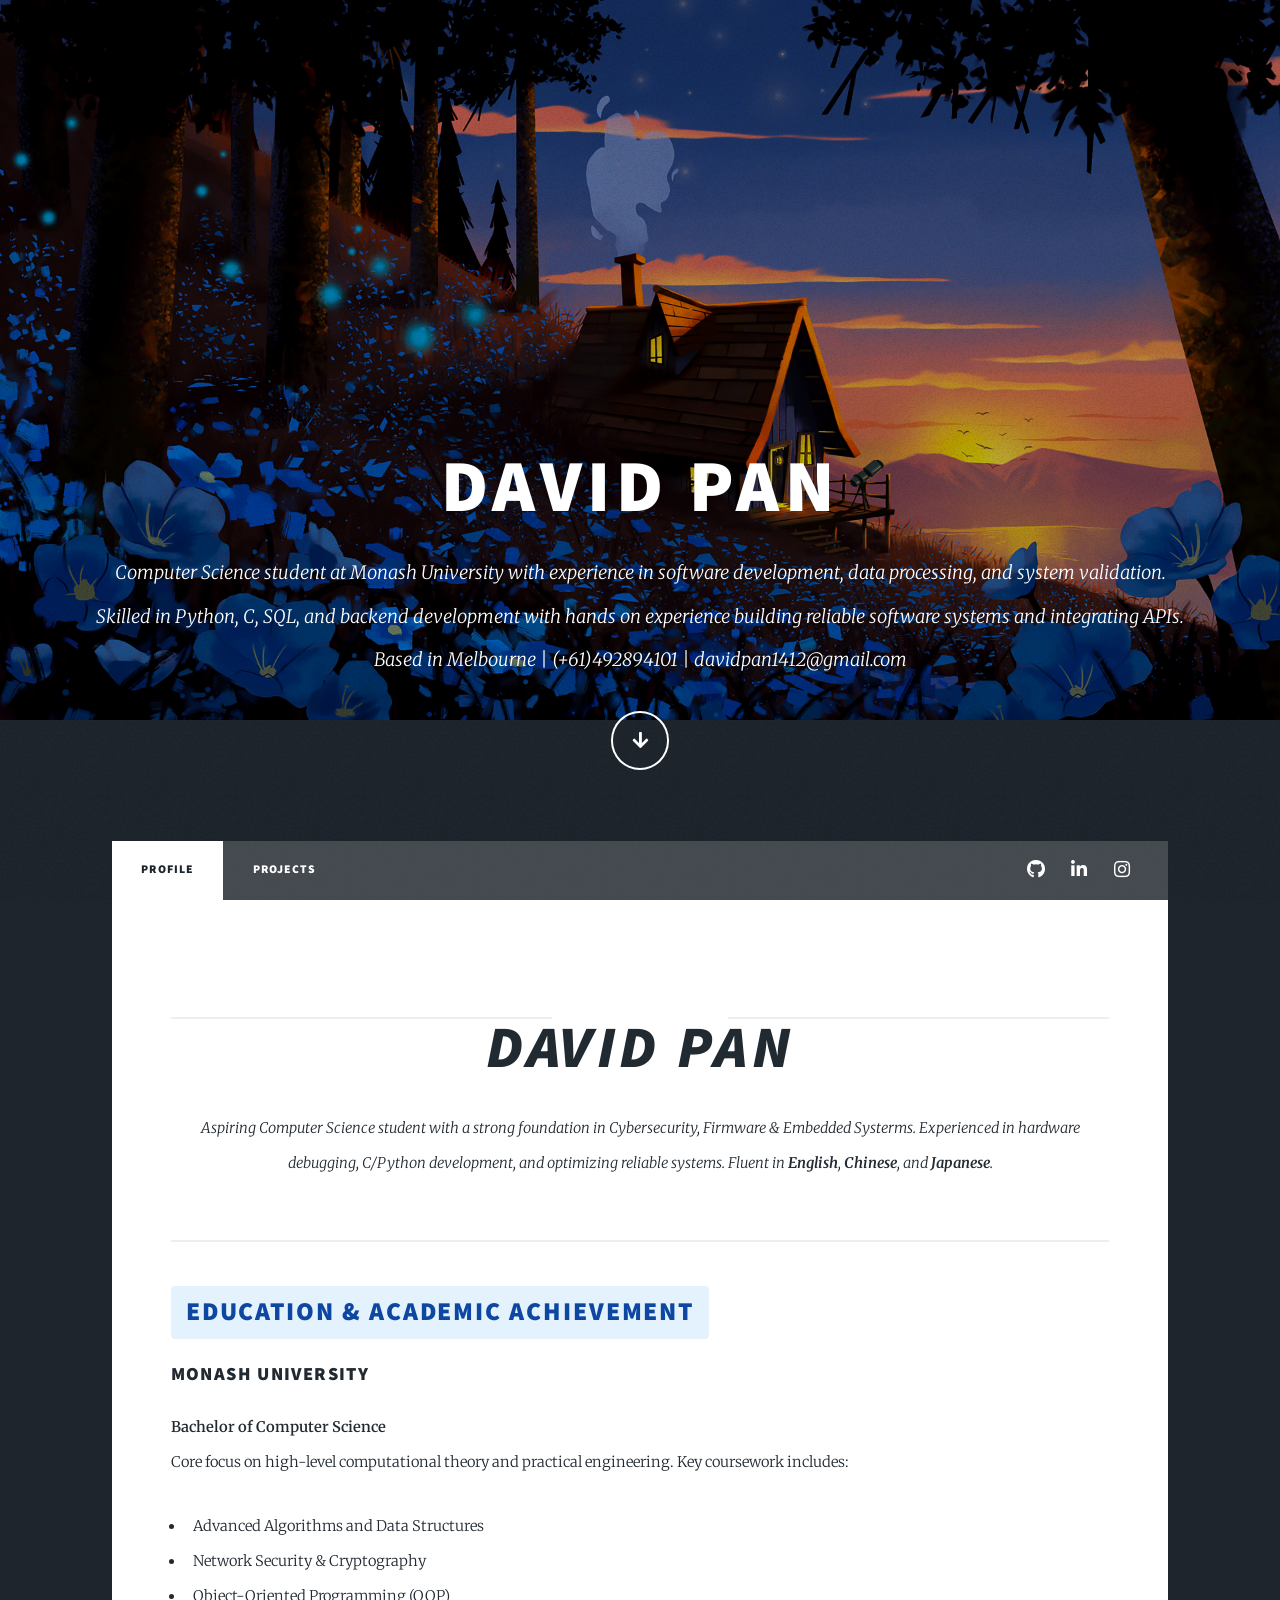
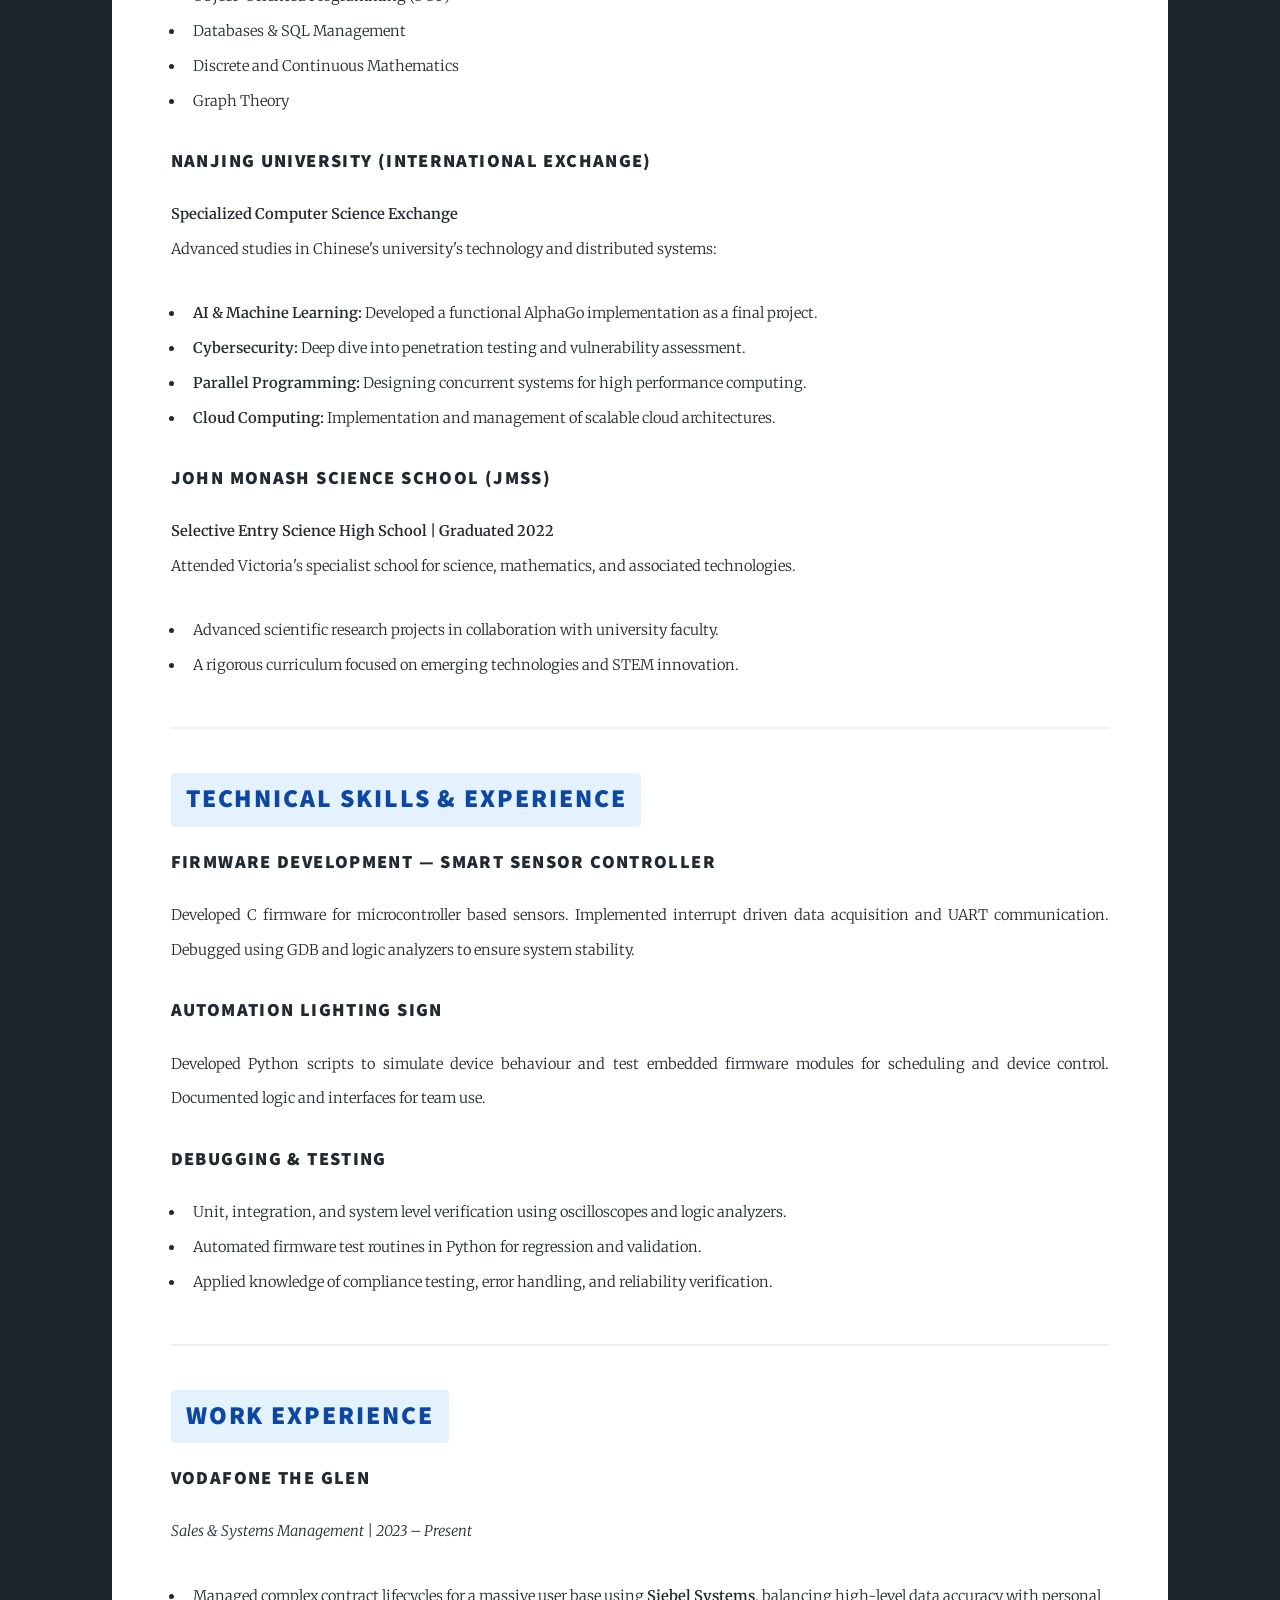
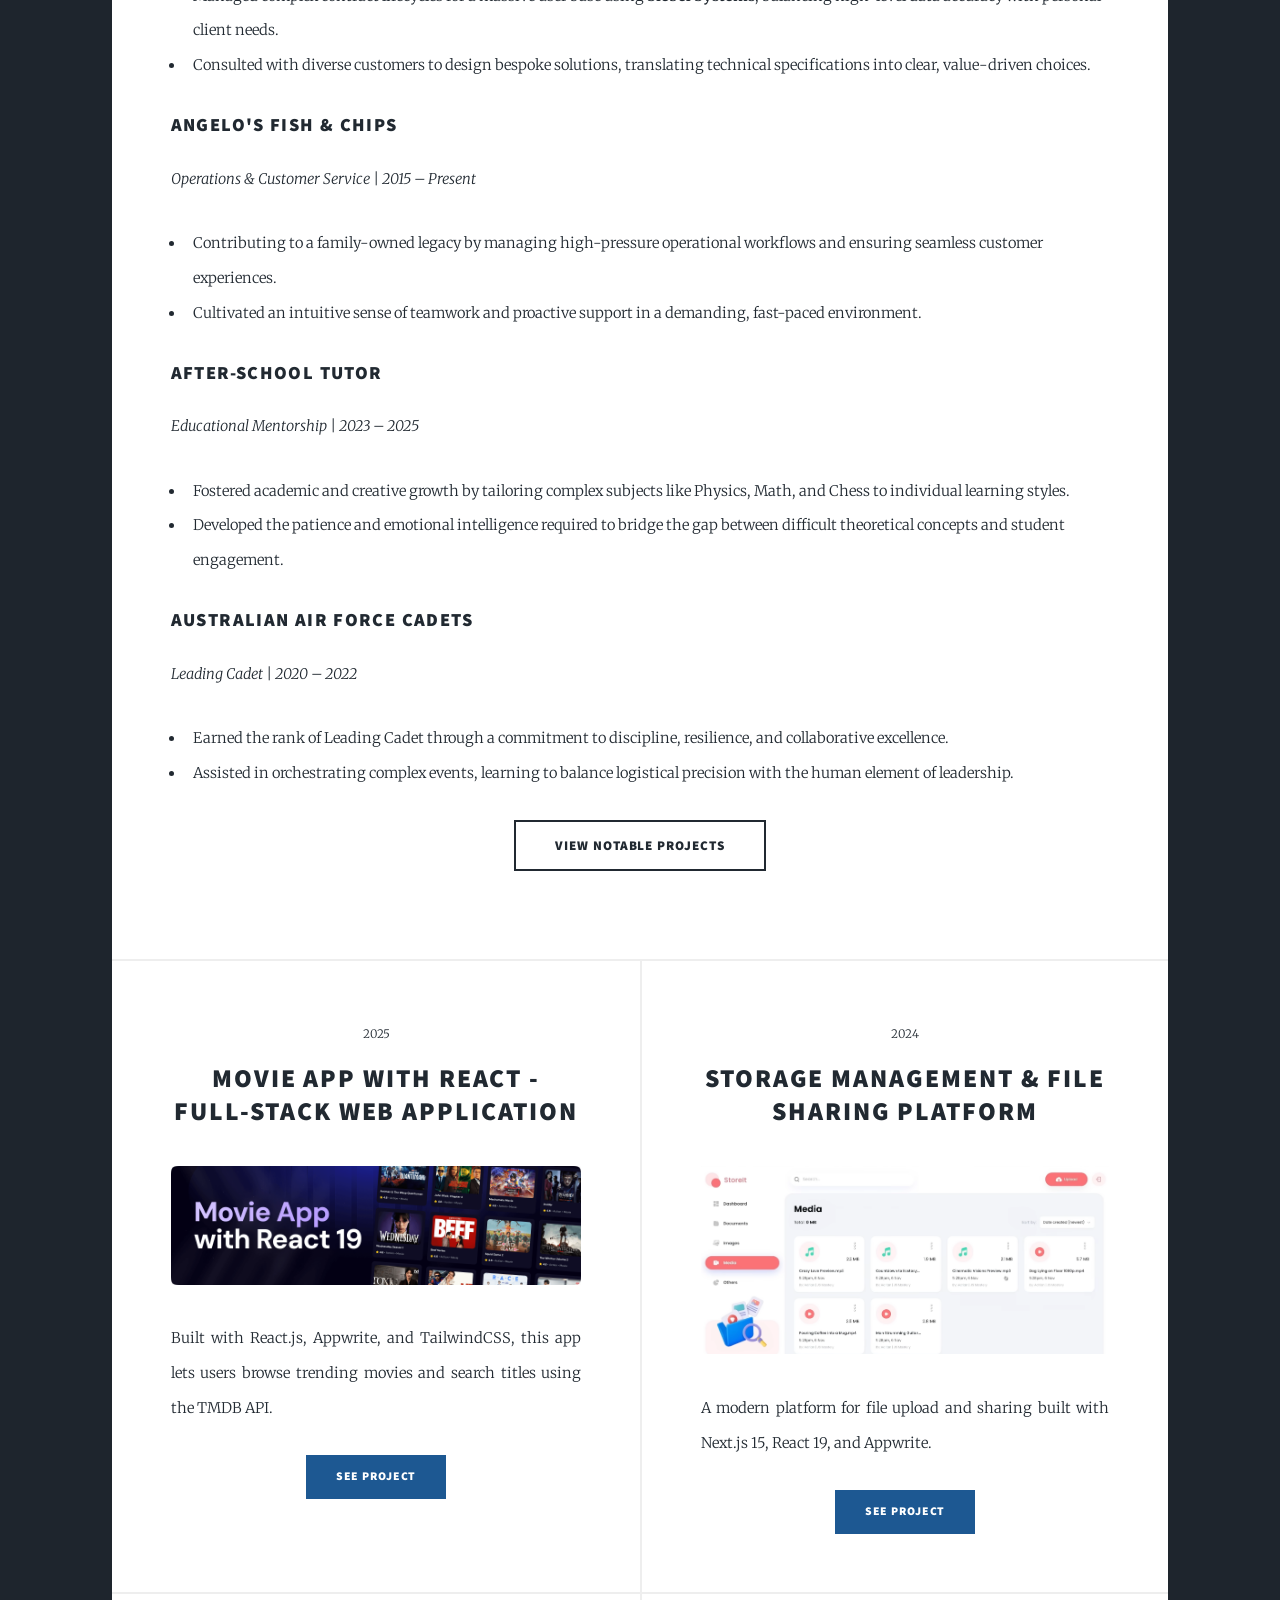
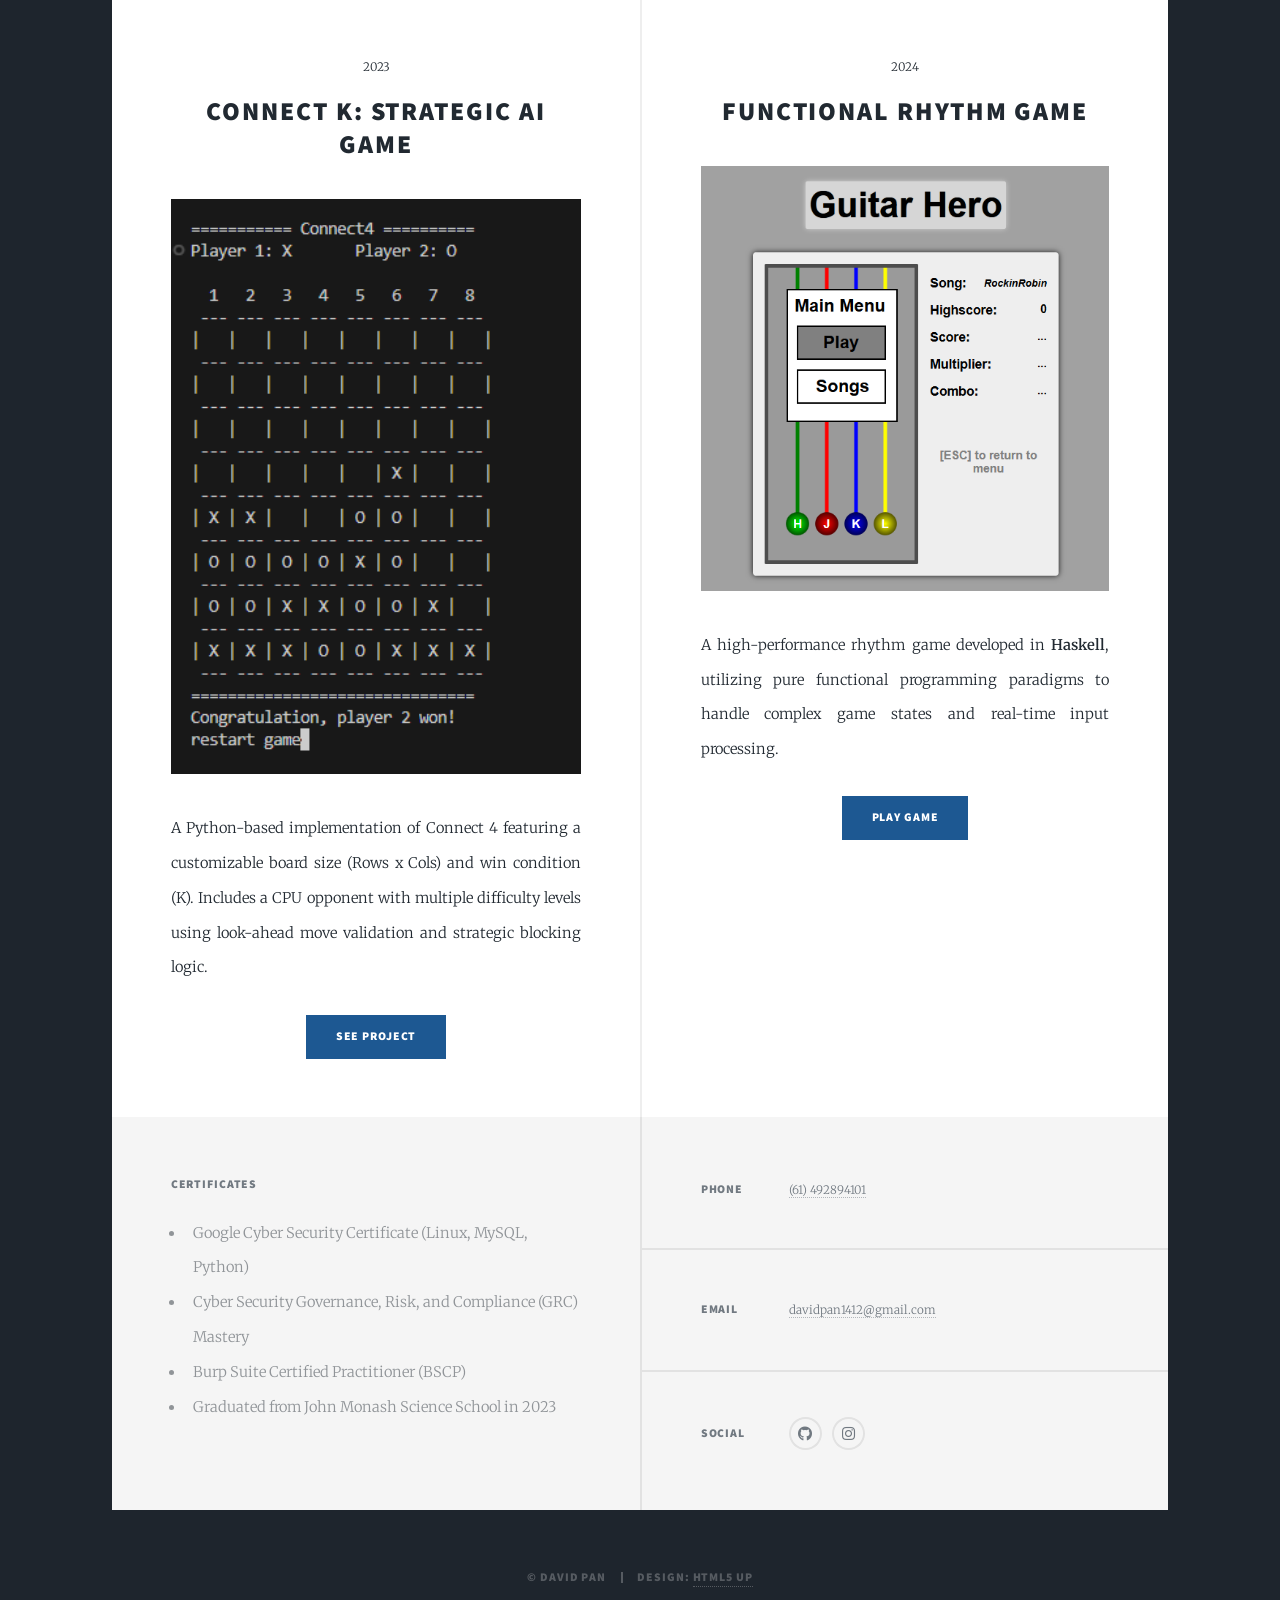
<file: index.html>
<!DOCTYPE HTML>
<html>
    <head>
        <title>David Pan | Portfolio</title>
        <meta charset="utf-8" />
        <meta name="viewport" content="width=device-width, initial-scale=1, user-scalable=no" />
        <link rel="stylesheet" href="assets/css/main.css" />
        <noscript><link rel="stylesheet" href="assets/css/noscript.css" /></noscript>
    </head>
    <body class="is-preload">

        <div id="wrapper" class="fade-in">

                <div id="intro">
                        <h1>David Pan</h1>
                        <p>Computer Science student at Monash University with experience in 
                        software development, data processing, and system validation.<br />
                        Skilled in Python, C, SQL, and backend development with hands on 
                        experience building reliable software systems and integrating APIs.<br />
                        Based in Melbourne | (+61)492894101 | davidpan1412@gmail.com</p>
                        <ul class="actions">
                            <li><a href="#header" class="button icon solid solo fa-arrow-down scrolly">Continue</a></li>
                        </ul>
                    </div>

                <header id="header">
                        <a href="index.html" class="logo">About Me</a>
                    </header>

                <nav id="nav">
                        <ul class="links">
                            <li class="active"><a href="index.html">Profile</a></li>
                            <li><a href="generic.html">Projects</a></li>
                        </ul>

                        <ul class="icons">
                            <li><a href="https://github.com/David-1412" class="icon brands fa-github" target="_blank" rel="noopener"><span class="label">GitHub</span></a></li>
                            <li><a href="https://www.linkedin.com/in/david-pan-84b446257/" class="icon brands fa-linkedin-in" target="_blank" rel="noopener"><span class="label">LinkedIn</span></a></li>
                            <li><a href="https://www.instagram.com/d.p_1412/?hl=en" class="icon brands fa-instagram" target="_blank" rel="noopener"><span class="label">Instagram</span></a></li>
                        </ul>
                    </nav>

                <div id="main">

                        <article class="post featured">
                                <header class="major">
                                    <span class="date"></span>
                                    <h2>David Pan</h2>
                                    <p>Aspiring Computer Science student with a strong foundation in Cybersecurity, Firmware & Embedded Systerms. Experienced in hardware debugging, C/Python development, and optimizing reliable systems. Fluent in <strong>English</strong>, <strong>Chinese</strong>, and <strong>Japanese</strong>.</p>
                                </header>
                                
                                <hr />

                                <section style="text-align: left;">
                                    <h2>Education & Academic Achievement</h2>
                                    
                                    <h3>Monash University</h3>
                                    <p><strong>Bachelor of Computer Science</strong><br />
                                    Core focus on high-level computational theory and practical engineering. Key coursework includes:</p>
                                    <ul>
                                        <li>Advanced Algorithms and Data Structures</li>
                                        <li>Network Security & Cryptography</li>
                                        <li>Object-Oriented Programming (OOP)</li>
                                        <li>Databases & SQL Management</li>
                                        <li>Discrete and Continuous Mathematics</li>
                                        <li>Graph Theory</li>
                                    </ul>

                                    <h3>Nanjing University (International Exchange)</h3>
                                    <p><strong>Specialized Computer Science Exchange</strong><br />
                                    Advanced studies in Chinese's university's technology and distributed systems:</p>
                                    <ul>
                                        <li><strong>AI & Machine Learning:</strong> Developed a functional AlphaGo implementation as a final project.</li>
                                        <li><strong>Cybersecurity:</strong> Deep dive into penetration testing and vulnerability assessment.</li>
                                        <li><strong>Parallel Programming:</strong> Designing concurrent systems for high performance computing.</li>
                                        <li><strong>Cloud Computing:</strong> Implementation and management of scalable cloud architectures.</li>
                                    </ul>

                                    <h3>John Monash Science School (JMSS)</h3>
                                    <p><strong>Selective Entry Science High School | Graduated 2022</strong><br />
                                    Attended Victoria's specialist school for science, mathematics, and associated technologies.</p>
                                    <ul>
                                        <li>Advanced scientific research projects in collaboration with university faculty.</li>
                                        <li>A rigorous curriculum focused on emerging technologies and STEM innovation.</li>
                                    </ul>

                                    <hr />

                                    <h2>Technical Skills & Experience</h2>
                                    
                                    <h3>Firmware Development — Smart Sensor Controller</h3>
                                    <p>Developed C firmware for microcontroller based sensors. Implemented interrupt driven data acquisition and UART communication. Debugged using GDB and logic analyzers to ensure system stability.</p>

                                    <h3>Automation Lighting Sign</h3>
                                    <p>Developed Python scripts to simulate device behaviour and test embedded firmware modules for scheduling and device control. Documented logic and interfaces for team use.</p>

                                    <h3>Debugging & Testing</h3>
                                    <ul>
                                        <li>Unit, integration, and system level verification using oscilloscopes and logic analyzers.</li>
                                        <li>Automated firmware test routines in Python for regression and validation.</li>
                                        <li>Applied knowledge of compliance testing, error handling, and reliability verification.</li>
                                    </ul>

                                    <hr />

                                    <h2 id="experience">Work Experience</h2>
                                    
                        <article>
                                        <h3>Vodafone The Glen</h3>
                                        <p><em>Sales & Systems Management | 2023 – Present</em></p>
                                        <ul>
                                            <li>Managed complex contract lifecycles for a massive user base using <strong>Siebel Systems</strong>, balancing high-level data accuracy with personal client needs.</li>
                                            <li>Consulted with diverse customers to design bespoke solutions, translating technical specifications into clear, value-driven choices.</li>
                                        </ul>
                                    </article>

                                    <article>
                                        <h3>Angelo's Fish & Chips</h3>
                                        <p><em>Operations & Customer Service | 2015 – Present</em></p>
                                        <ul>
                                            <li>Contributing to a family-owned legacy by managing high-pressure operational workflows and ensuring seamless customer experiences.</li>
                                            <li>Cultivated an intuitive sense of teamwork and proactive support in a demanding, fast-paced environment.</li>
                                        </ul>
                                    </article>

                                    <article>
                                        <h3>After-School Tutor</h3>
                                        <p><em>Educational Mentorship | 2023 – 2025</em></p>
                                        <ul>
                                            <li>Fostered academic and creative growth by tailoring complex subjects like Physics, Math, and Chess to individual learning styles.</li>
                                            <li>Developed the patience and emotional intelligence required to bridge the gap between difficult theoretical concepts and student engagement.</li>
                                        </ul>
                                    </article>

                                    <article>
                                        <h3>Australian Air Force Cadets</h3>
                                        <p><em>Leading Cadet | 2020 – 2022</em></p>
                                        <ul>
                                            <li>Earned the rank of Leading Cadet through a commitment to discipline, resilience, and collaborative excellence.</li>
                                            <li>Assisted in orchestrating complex events, learning to balance logistical precision with the human element of leadership.</li>
                                        </ul>
                                    </article>
                                </section>
                                </section>

                                <ul class="actions special">
                                    <li><a href="#projects" class="button large scrolly">View Notable Projects</a></li>
                                </ul>
                            </article>

                        <section class="posts" id="projects">
                                <article>
                                    <header>
                                        <span class="date">2025</span>
                                        <h2><a href="#">Movie App With React - Full-Stack Web Application</a></h2>
                                    </header>
                                    <a href="#" class="image fit"><img src="images/pic02.jpg" alt="Movie App Screenshot" /></a>
                                    <p>Built with React.js, Appwrite, and TailwindCSS, this app lets users browse trending movies and search titles using the TMDB API.</p>
                                    <ul class="actions special">
                                        <li><a href="https://davidpan-react-movie.io/" class="button">See Project</a></li>
                                    </ul>
                                </article>

                                <article>
                                    <header>
                                        <span class="date">2024</span>
                                        <h2><a href="#">Storage Management & File Sharing Platform</a></h2>
                                    </header>
                                    <a href="#" class="image fit"><img src="images/pic03.jpg" alt="Storage Platform Screenshot" /></a>
                                    <p>A modern platform for file upload and sharing built with Next.js 15, React 19, and Appwrite.</p>
                                    <ul class="actions special">
                                        <li><a href="https://github.com/David-1412/File_Storage_Project" class="button">See Project</a></li>
                                    </ul>
                                </article>

                        <article>
                            <header>
                                <span class="date">2023</span>
                                <h2><a href="https://github.com/David-1412/Connect-4-k--Project">Connect K: Strategic AI Game</a></h2>
                            </header>
                            <a href="https://github.com/David-1412/Connect-4-k--Project" class="image fit"><img src="images/pic04.jpg" alt="Connect K Gameplay" /></a>
                            <p>A Python-based implementation of Connect 4 featuring a customizable board size (Rows x Cols) and win condition (K). Includes a CPU opponent with multiple difficulty levels using look-ahead move validation and strategic blocking logic.</p>
                            <ul class="actions special">
                                <li><a href="https://github.com/David-1412/Connect-4-k--Project" class="button">See Project</a></li>
                            </ul>
                        </article>

                                <article>
                            <header>
                                <span class="date">2024</span>
                                <h2><a href="https://david-1412.github.io/rhythm-game-project/">Functional Rhythm Game</a></h2>
                            </header>
                            <a href="https://david-1412.github.io/rhythm-game-project/" class="image fit">
                                <img src="images/pic05.jpg" alt="Haskell Rhythm Game Interface" />
                            </a>
                            <p>
                                A high-performance rhythm game developed in <strong>Haskell</strong>, utilizing pure functional 
                                programming paradigms to handle complex game states and real-time input processing.
                            </p>
                            <ul class="actions special">
                                <li><a href="https://david-1412.github.io/rhythm-game-project/" class="button">Play Game</a></li>
                            </ul>
                                </article>
                            </section>

                    </div>

                <footer id="footer">
                        <section>
                            <h3>Certificates</h3>
                            <ul class="alt">
                                <li>Google Cyber Security Certificate (Linux, MySQL, Python)</li>
                                <li>Cyber Security Governance, Risk, and Compliance (GRC) Mastery</li>
                                <li>Burp Suite Certified Practitioner (BSCP)</li>
                                <li>Graduated from John Monash Science School in 2023</li>
                            </ul>
                        </section>
                        <section class="split contact">
                            <section>
                                <h3>Phone</h3>
                                <p><a href="#">(61) 492894101</a></p>
                            </section>
                            <section>
                                <h3>Email</h3>
                                <p><a href="mailto:davidpan1412@gmail.com">davidpan1412@gmail.com</a></p>
                            </section>
                            <section>
                                <h3>Social</h3>
                                <ul class="icons alt">
                                    <li><a href="https://github.com/David-1412" class="icon brands alt fa-github"><span class="label">GitHub</span></a></li>
                                    <li><a href="https://www.instagram.com/d.p_1412/?hl=en" class="icon brands alt fa-instagram"><span class="label">Instagram</span></a></li>
                                </ul>
                            </section>
                        </section>
                    </footer>

                <div id="copyright">
                        <ul><li>&copy; David Pan</li><li>Design: <a href="https://html5up.net">HTML5 UP</a></li></ul>
                    </div>

            </div>

            <script src="assets/js/jquery.min.js"></script>
            <script src="assets/js/jquery.scrollex.min.js"></script>
            <script src="assets/js/jquery.scrolly.min.js"></script>
            <script src="assets/js/browser.min.js"></script>
            <script src="assets/js/breakpoints.min.js"></script>
            <script src="assets/js/util.js"></script>
            <script src="assets/js/main.js"></script>

    </body>
</html>
</file>
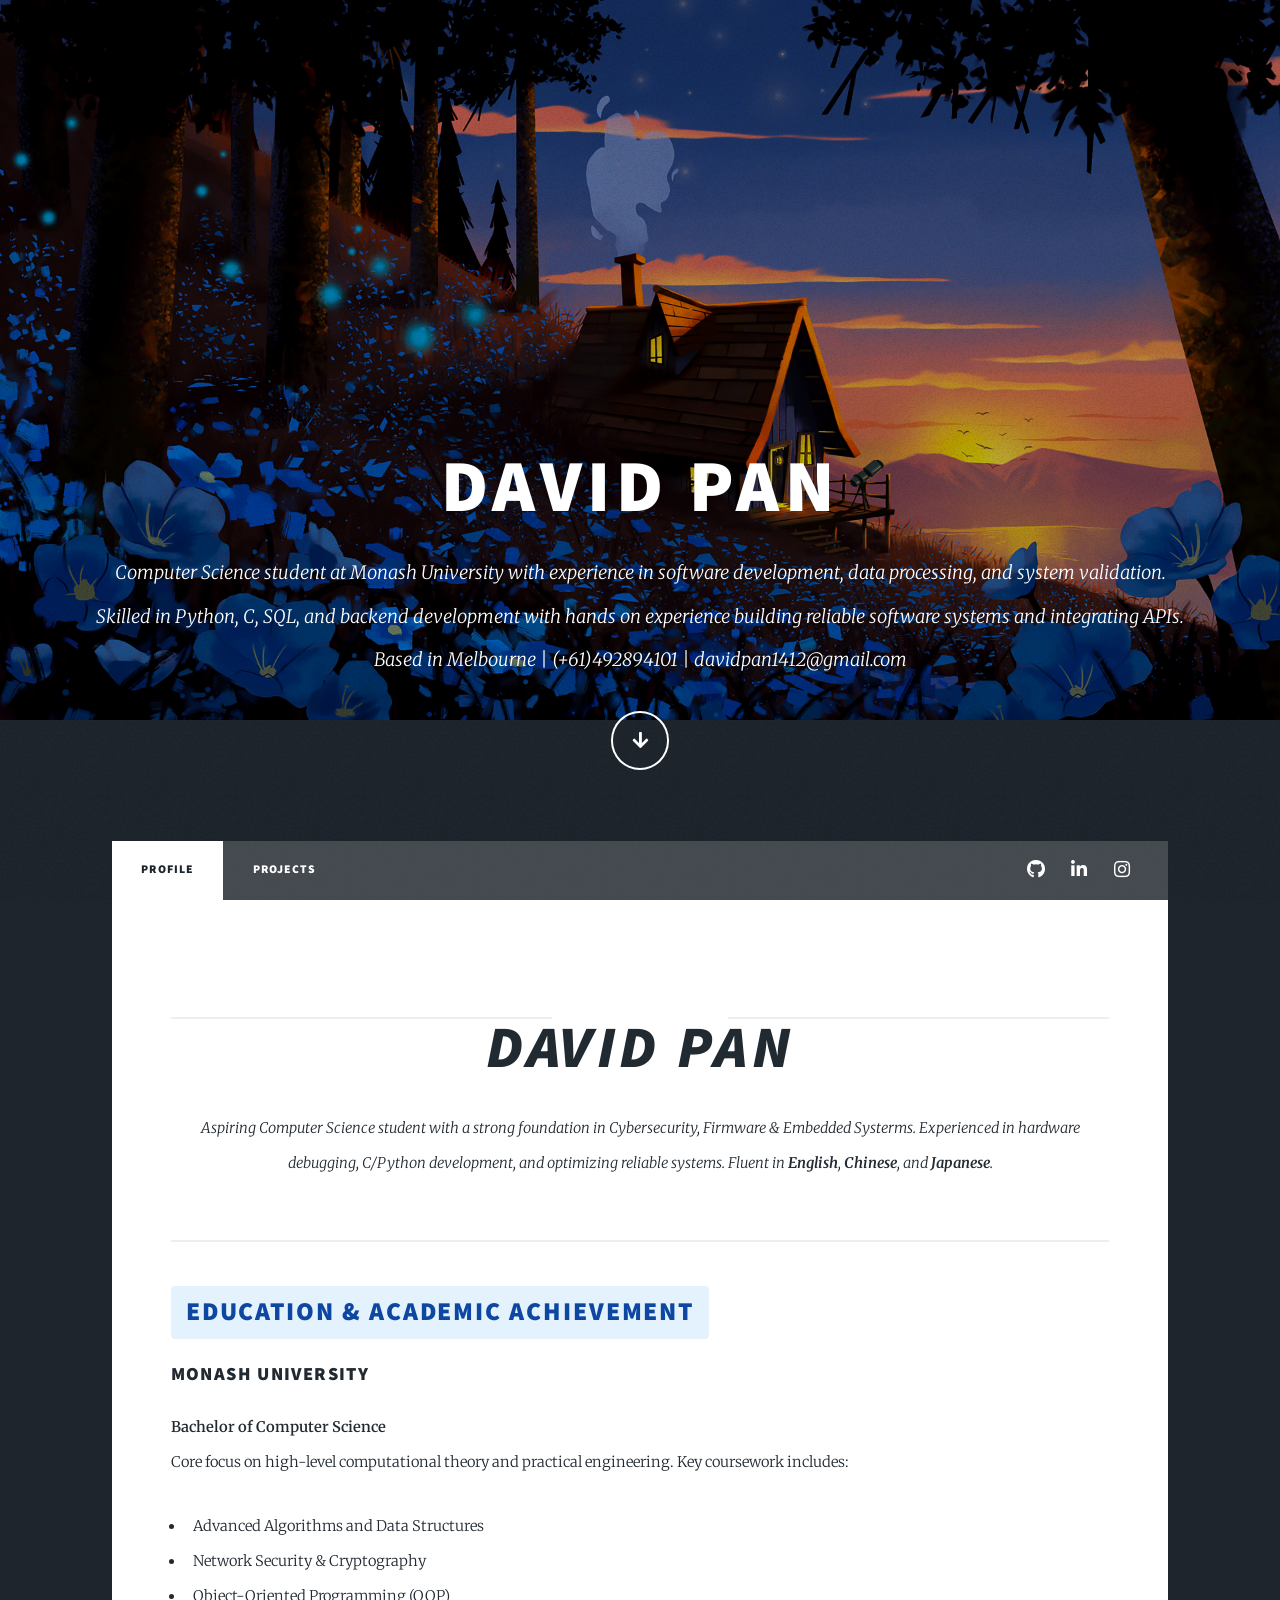
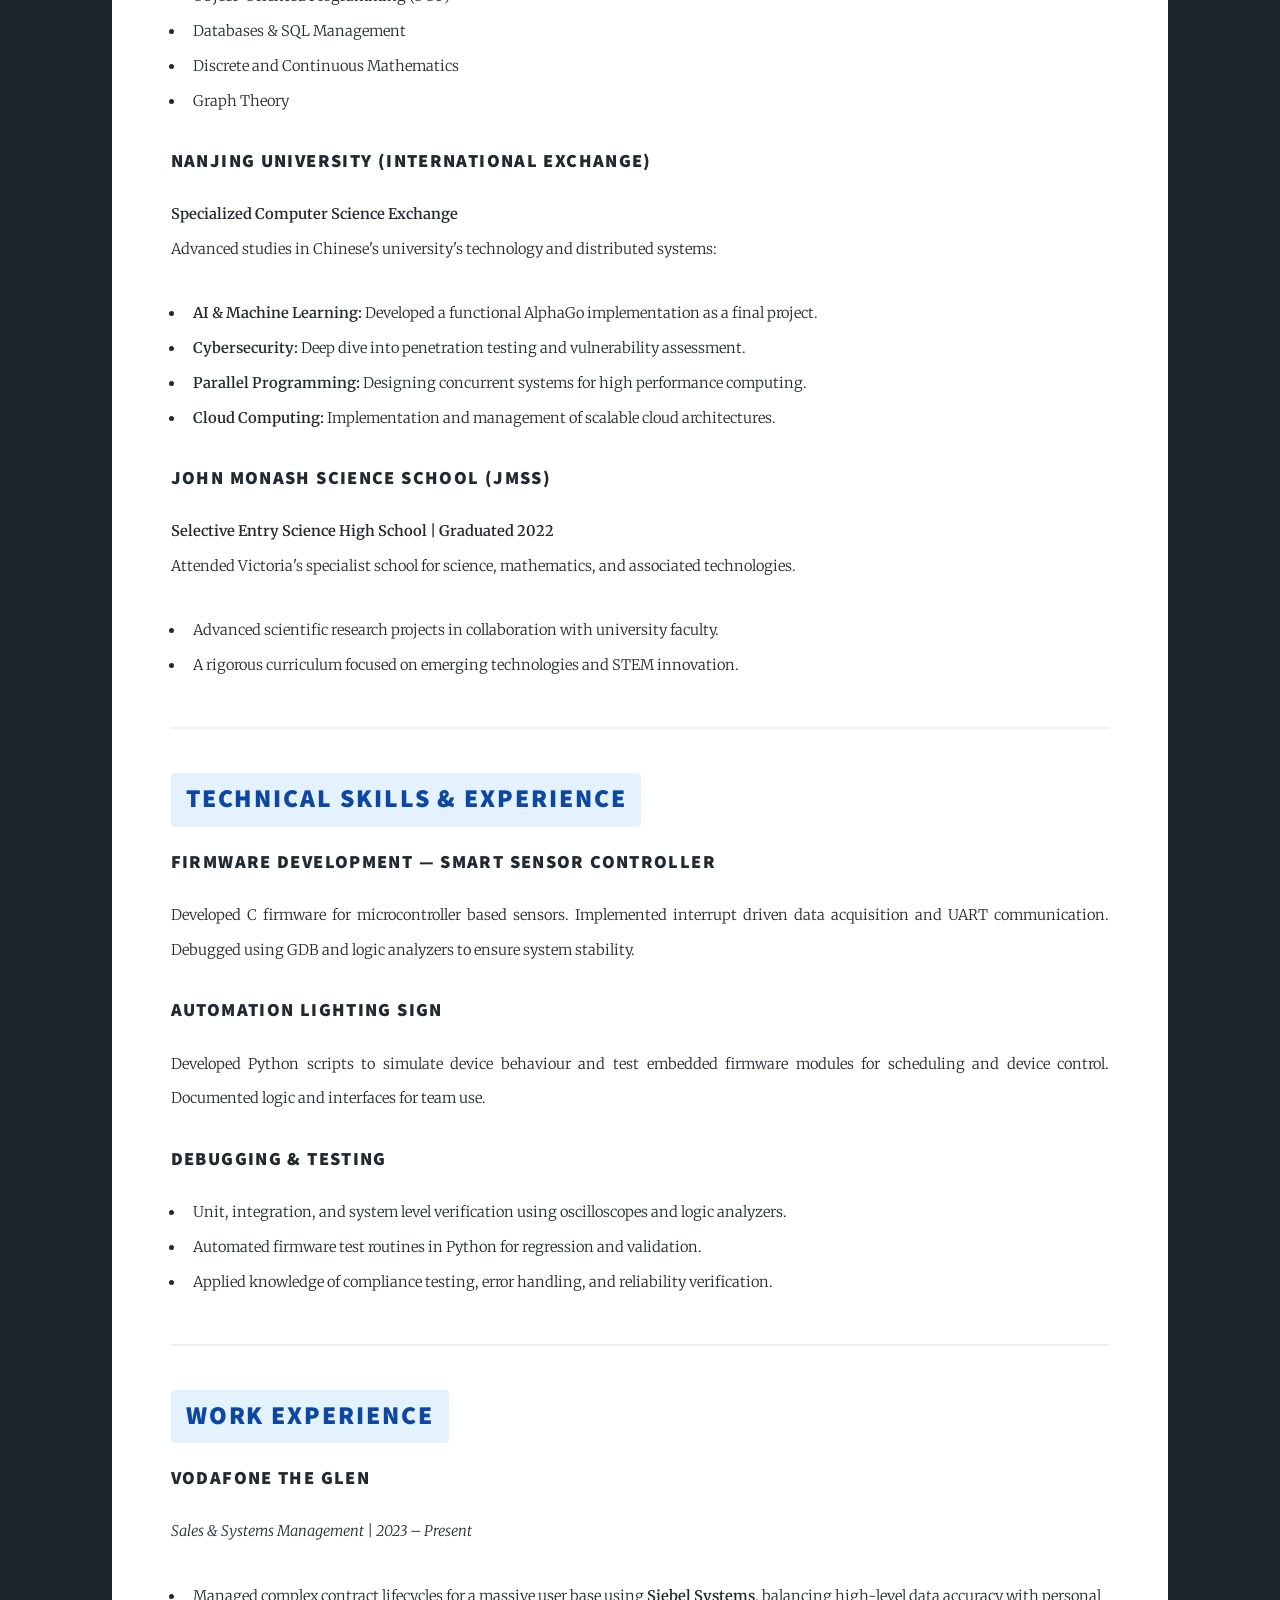
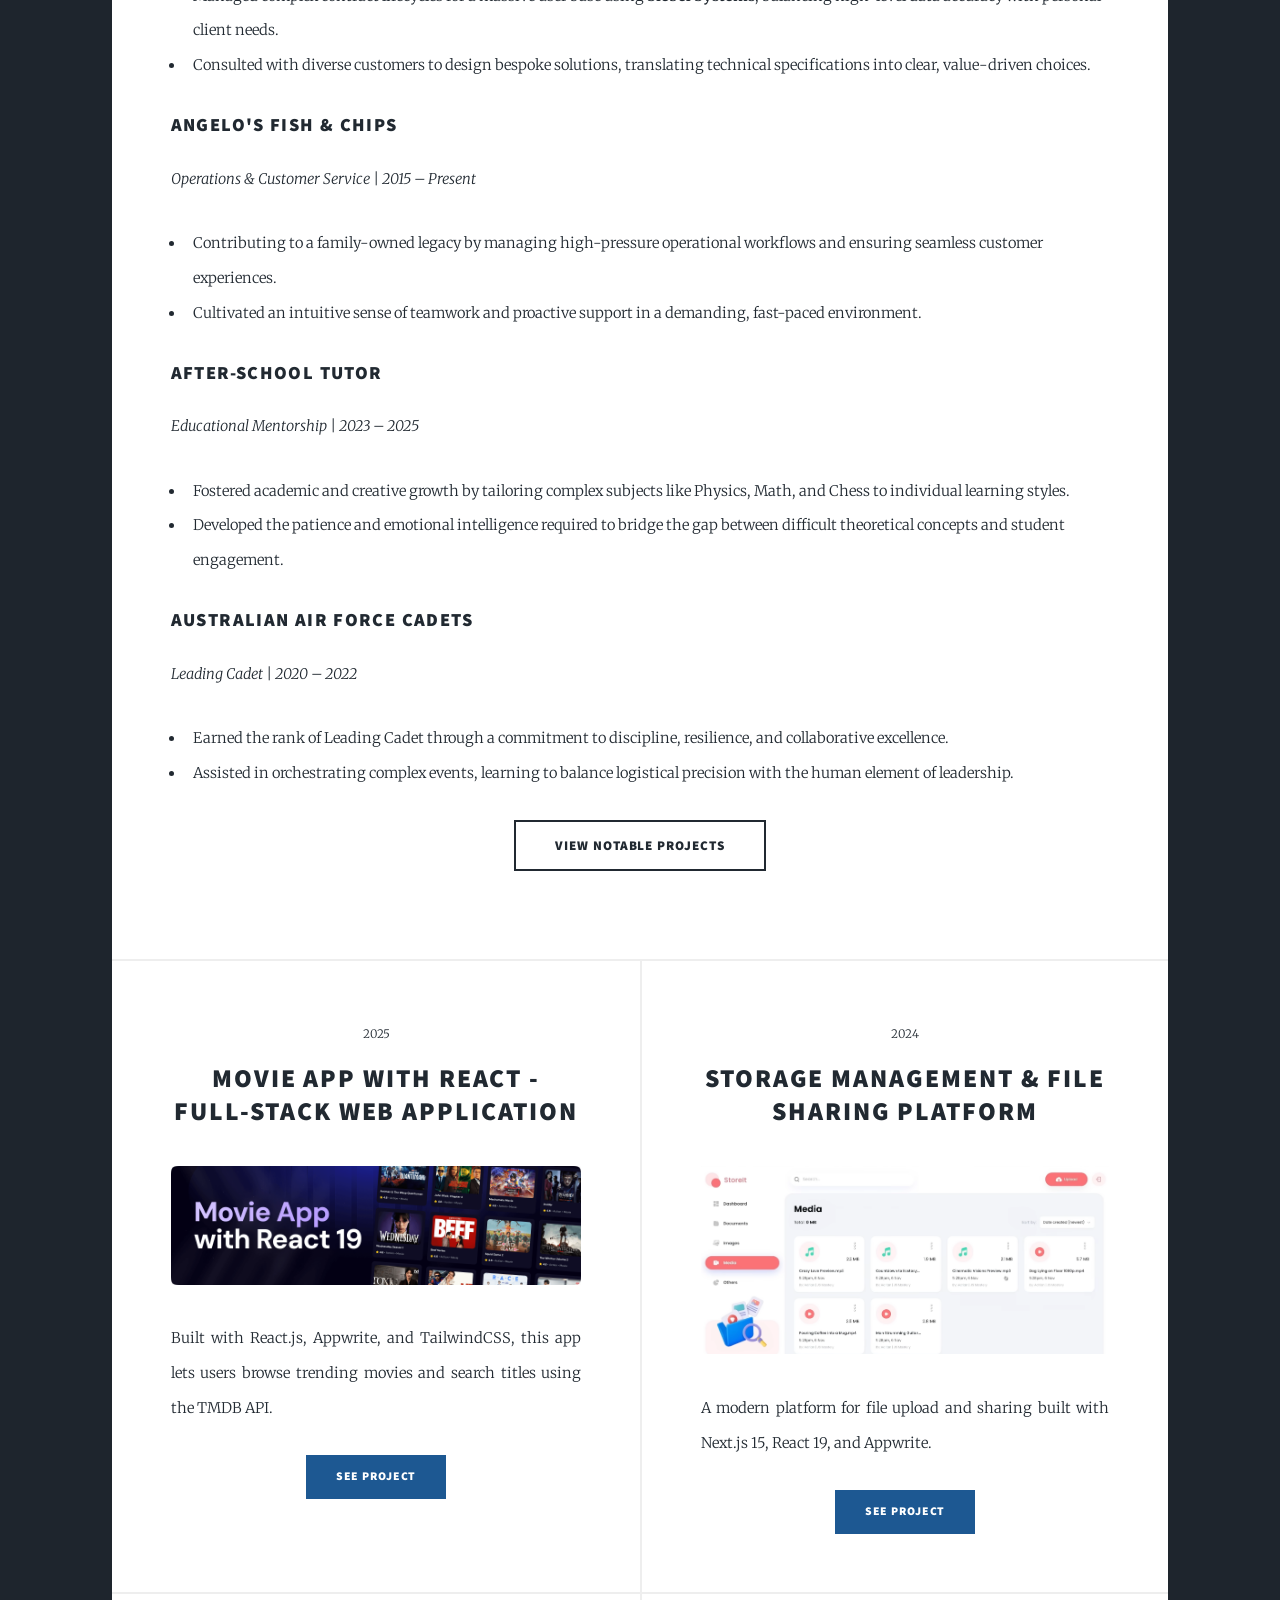
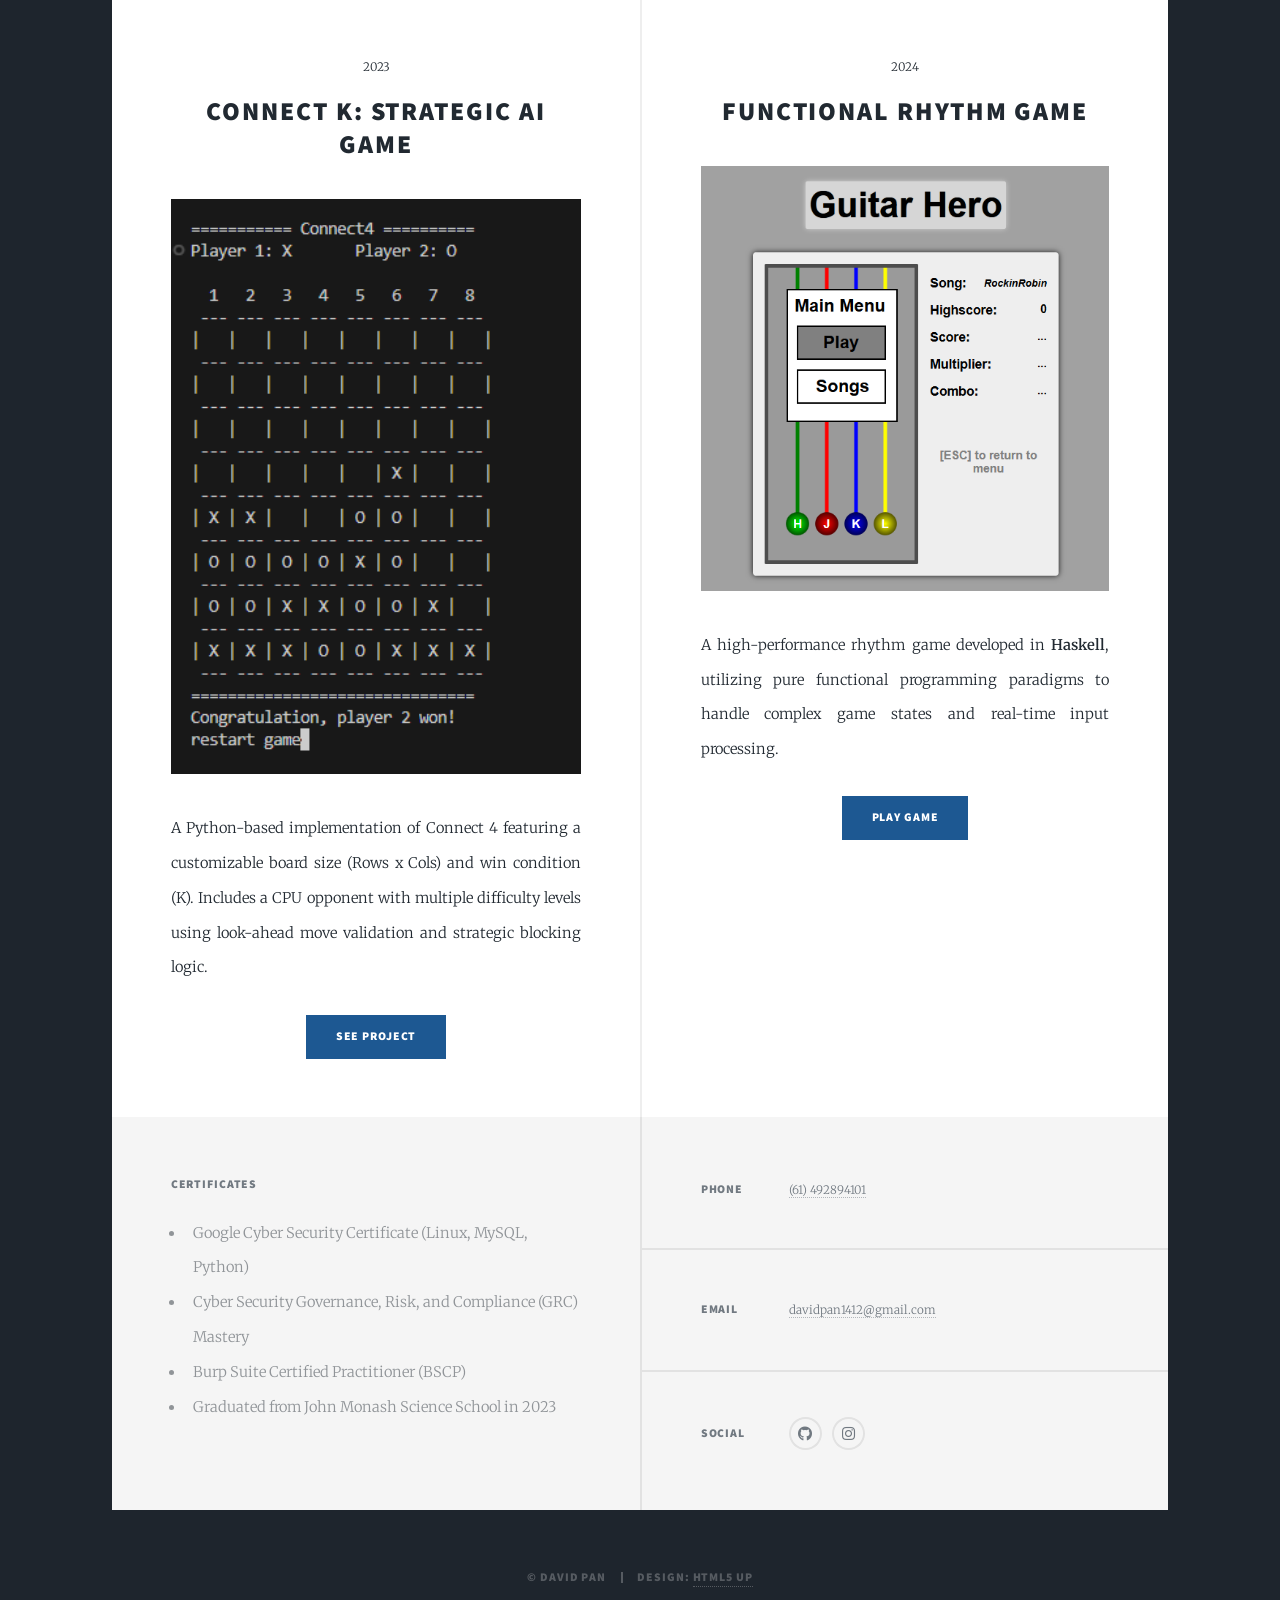
<file: generic.html>
<!DOCTYPE HTML>
<html>
    <head>
        <title>Projects | David Pan</title>
        <meta charset="utf-8" />
        <meta name="viewport" content="width=device-width, initial-scale=1, user-scalable=no" />
        
        <script type="text/javascript">
            window.location.href = "index.html#projects";
        </script>
        
        <meta http-equiv="refresh" content="0;url=index.html#projects">
        
        <link rel="stylesheet" href="assets/css/main.css" />
        <noscript><link rel="stylesheet" href="assets/css/noscript.css" /></noscript>
    </head>
    <body class="is-preload">

        <div id="wrapper">
                <header id="header">
                        <a href="index.html" class="logo">David Pan</a>
                    </header>

                <div id="main">
                        <section class="post">
                            <header class="major">
                                <h1>Redirecting...</h1>
                                <p>Taking you to my notable projects.</p>
                                <ul class="actions special">
                                    <li><a href="index.html#projects" class="button">Click here if not redirected</a></li>
                                </ul>
                            </header>
                        </section>
                    </div>
            </div>

        <script src="assets/js/jquery.min.js"></script>
            <script src="assets/js/main.js"></script>
    </body>
</html>
</file>
<file: assets/css/main.css>
@import url(fontawesome-all.min.css);
@import url("https://fonts.googleapis.com/css?family=Merriweather:300,700,300italic,700italic|Source+Sans+Pro:900");

/*
	Massively by HTML5 UP
	html5up.net | @ajlkn
	Free for personal and commercial use under the CCA 3.0 license (html5up.net/license)
*/

html, body, div, span, applet, object,
iframe, h1, h2, h3, h4, h5, h6, p, blockquote,
pre, a, abbr, acronym, address, big, cite,
code, del, dfn, em, img, ins, kbd, q, s, samp,
small, strike, strong, sub, sup, tt, var, b,
u, i, center, dl, dt, dd, ol, ul, li, fieldset,
form, label, legend, table, caption, tbody,
tfoot, thead, tr, th, td, article, aside,
canvas, details, embed, figure, figcaption,
footer, header, hgroup, menu, nav, output, ruby,
section, summary, time, mark, audio, video {
	margin: 0;
	padding: 0;
	border: 0;
	font-size: 100%;
	font: inherit;
	vertical-align: baseline;}

article, aside, details, figcaption, figure,
footer, header, hgroup, menu, nav, section {
	display: block;}

body {
	line-height: 1;
}

ol, ul {
	list-style: none;
}

blockquote, q {
	quotes: none;
}

	blockquote:before, blockquote:after, q:before, q:after {
		content: '';
		content: none;
	}

table {
	border-collapse: collapse;
	border-spacing: 0;
}

body {
	-webkit-text-size-adjust: none;
}

mark {
	background-color: transparent;
	color: inherit;
}

input::-moz-focus-inner {
	border: 0;
	padding: 0;
}

input, select, textarea {
	-moz-appearance: none;
	-webkit-appearance: none;
	-ms-appearance: none;
	appearance: none;
}

/* Basic */

	@-ms-viewport {
		width: device-width;
	}

	body {
		-ms-overflow-style: scrollbar;
	}

	@media screen and (max-width: 480px) {

		html, body {
			min-width: 320px;
		}

	}

	html {
		box-sizing: border-box;
	}

	*, *:before, *:after {
		box-sizing: inherit;
	}

	body {
		background-color: #1e252d;
	}

		body.is-preload *, body.is-preload *:before, body.is-preload *:after {
			-moz-animation: none !important;
			-webkit-animation: none !important;
			-ms-animation: none !important;
			animation: none !important;
			-moz-transition: none !important;
			-webkit-transition: none !important;
			-ms-transition: none !important;
			transition: none !important;
		}


	/* Styling the main section titles */
	/* Tilting the name text */
/* Targets the name heading specifically */
/* 1. Tilting the Name specifically */
/* 1. Tilting the Name - No Background */
#main .post.featured header.major h2 {
    font-style: italic !important;
    text-transform: uppercase;
    background-color: transparent !important; /* Removes the blue box from the name */
    padding: 0;
}

/* 2. Education & Academic Achievement - With Blue Background */
#main .post.featured section h2:nth-of-type(1) {
    background-color: #e3f2fd !important;
    color: #0d47a1 !important;
    padding: 10px 15px !important;
    border-radius: 4px;
    display: inline-block;
    font-style: normal; /* Keeps this one straight if you prefer */
}

/* 3. Technical Skills & Experience - With Blue Background */
#main .post.featured section h2:nth-of-type(2) {
    background-color: #e3f2fd !important;
    color: #0d47a1 !important;
    padding: 10px 15px !important;
    border-radius: 4px;
    display: inline-block;
}
/* Work Experience */
#experience {
    background-color: #e3f2fd; /* Light Orange */
    color: #0d47a1;
    padding: 10px 15px;
    border-radius: 4px;
    display: inline-block;
}

/* Dark Blue Style for Project Buttons */
#projects .button {
    background-color: #1d5892 !important; /* Deep Navy Blue */
    color: #ffffff !important;           /* White Text */
    box-shadow: none;                     /* Removes default shadows if any */
    border-color: #072849;
}

/* Hover State - slightly lighter blue for feedback */
#projects .button:hover {
    background-color: #5487b9 !important;
    color: #ffffff !important;
}

/* Type */

	html {
		font-size: 16pt;
	}

		@media screen and (max-width: 1680px) {

			html {
				font-size: 12pt;
			}

		}

		@media screen and (max-width: 1280px) {

			html {
				font-size: 11pt;
			}

		}

		@media screen and (max-width: 360px) {

			html {
				font-size: 10pt;
			}

		}

	body {
		color: #212931;
	}

	body, input, select, textarea {
		font-family: "Merriweather", Georgia, serif;
		font-weight: 300;
		font-size: 1rem;
		line-height: 2.375;
	}

	a {
		-moz-transition: color 0.2s ease-in-out, background-color 0.2s ease-in-out, border-color 0.2s ease-in-out, box-shadow 0.2s ease-in-out;
		-webkit-transition: color 0.2s ease-in-out, background-color 0.2s ease-in-out, border-color 0.2s ease-in-out, box-shadow 0.2s ease-in-out;
		-ms-transition: color 0.2s ease-in-out, background-color 0.2s ease-in-out, border-color 0.2s ease-in-out, box-shadow 0.2s ease-in-out;
		transition: color 0.2s ease-in-out, background-color 0.2s ease-in-out, border-color 0.2s ease-in-out, box-shadow 0.2s ease-in-out;
		border-bottom: dotted 1px;
		text-decoration: none;
	}

		a:hover {
			border-bottom-color: transparent;
		}

	strong, b {
		font-weight: 600;
	}

	em, i {
		font-style: italic;
	}

	p {
		text-align: justify;
		margin: 0 0 2rem 0;
	}

	h1, h2, h3, h4, h5, h6 {
		font-family: "Source Sans Pro", Helvetica, sans-serif;
		font-weight: 900;
		line-height: 1.5;
		letter-spacing: 0.075em;
		text-transform: uppercase;
		margin: 0 0 1rem 0;
	}

		h1 a, h2 a, h3 a, h4 a, h5 a, h6 a {
			border-bottom: 0;
			color: inherit;
			text-decoration: none;
		}

	h1 {
		font-size: 4rem;
		line-height: 1.1;
		margin: 0 0 2rem 0;
	}

	h2 {
		font-size: 1.75rem;
		line-height: 1.3;
		margin: 0 0 1.5rem 0;
	}

	h3 {
		font-size: 1.25rem;
		margin: 0 0 1.5rem 0;
	}

	h4 {
		font-size: 1rem;
	}

	h5 {
		font-size: 0.9rem;
	}

	h6 {
		font-size: 0.8rem;
	}

	sub {
		font-size: 0.8rem;
		position: relative;
		top: 0.5rem;
	}

	sup {
		font-size: 0.8rem;
		position: relative;
		top: -0.5rem;
	}

	blockquote {
		border-left: solid 4px;
		font-style: italic;
		margin: 0 0 2rem 0;
		padding: 0.5rem 0 0.5rem 2rem;
	}

	code {
		border: solid 2px;
		font-family: "Courier New", monospace;
		font-size: 0.9rem;
		margin: 0 0.25rem;
		padding: 0.25rem 0.65rem;
	}

	pre {
		-webkit-overflow-scrolling: touch;
		font-family: "Courier New", monospace;
		font-size: 0.9rem;
		margin: 0 0 2rem 0;
	}

		pre code {
			display: block;
			line-height: 1.75;
			padding: 1rem 1.5rem;
			overflow-x: auto;
		}

	hr {
		border: 0;
		border-bottom: solid 2px;
		margin: 3rem 0;
	}

		hr.major {
			margin: 5rem 0;
		}

	.align-left {
		text-align: left;
	}

	.align-center {
		text-align: center;
	}

	.align-right {
		text-align: right;
	}

	input, select, textarea {
		color: #212931;
	}

	a {
		color: #212931;
		border-bottom-color: rgba(33, 41, 49, 0.5);
	}

		a:hover {
			border-bottom-color: transparent;
			color: #18bfef !important;
		}

	strong, b {
		color: #212931;
	}

	h1, h2, h3, h4, h5, h6 {
		color: #212931;
	}

	blockquote {
		border-left-color: #eeeeee;
	}

	code {
		background: rgba(220, 220, 220, 0.25);
		border-color: #eeeeee;
	}

	hr {
		border-bottom-color: #eeeeee;
	}

/* Row */

	.row {
		display: flex;
		flex-wrap: wrap;
		box-sizing: border-box;
		align-items: stretch;
	}

		.row > * {
			box-sizing: border-box;
		}

		.row.gtr-uniform > * > :last-child {
			margin-bottom: 0;
		}

		.row.aln-left {
			justify-content: flex-start;
		}

		.row.aln-center {
			justify-content: center;
		}

		.row.aln-right {
			justify-content: flex-end;
		}

		.row.aln-top {
			align-items: flex-start;
		}

		.row.aln-middle {
			align-items: center;
		}

		.row.aln-bottom {
			align-items: flex-end;
		}

		.row > .imp {
			order: -1;
		}

		.row > .col-1 {
			width: 8.33333%;
		}

		.row > .off-1 {
			margin-left: 8.33333%;
		}

		.row > .col-2 {
			width: 16.66667%;
		}

		.row > .off-2 {
			margin-left: 16.66667%;
		}

		.row > .col-3 {
			width: 25%;
		}

		.row > .off-3 {
			margin-left: 25%;
		}

		.row > .col-4 {
			width: 33.33333%;
		}

		.row > .off-4 {
			margin-left: 33.33333%;
		}

		.row > .col-5 {
			width: 41.66667%;
		}

		.row > .off-5 {
			margin-left: 41.66667%;
		}

		.row > .col-6 {
			width: 50%;
		}

		.row > .off-6 {
			margin-left: 50%;
		}

		.row > .col-7 {
			width: 58.33333%;
		}

		.row > .off-7 {
			margin-left: 58.33333%;
		}

		.row > .col-8 {
			width: 66.66667%;
		}

		.row > .off-8 {
			margin-left: 66.66667%;
		}

		.row > .col-9 {
			width: 75%;
		}

		.row > .off-9 {
			margin-left: 75%;
		}

		.row > .col-10 {
			width: 83.33333%;
		}

		.row > .off-10 {
			margin-left: 83.33333%;
		}

		.row > .col-11 {
			width: 91.66667%;
		}

		.row > .off-11 {
			margin-left: 91.66667%;
		}

		.row > .col-12 {
			width: 100%;
		}

		.row > .off-12 {
			margin-left: 100%;
		}

		.row.gtr-0 {
			margin-top: 0;
			margin-left: 0rem;
		}

			.row.gtr-0 > * {
				padding: 0 0 0 0rem;
			}

			.row.gtr-0.gtr-uniform {
				margin-top: 0rem;
			}

				.row.gtr-0.gtr-uniform > * {
					padding-top: 0rem;
				}

		.row.gtr-25 {
			margin-top: 0;
			margin-left: -0.375rem;
		}

			.row.gtr-25 > * {
				padding: 0 0 0 0.375rem;
			}

			.row.gtr-25.gtr-uniform {
				margin-top: -0.375rem;
			}

				.row.gtr-25.gtr-uniform > * {
					padding-top: 0.375rem;
				}

		.row.gtr-50 {
			margin-top: 0;
			margin-left: -0.75rem;
		}

			.row.gtr-50 > * {
				padding: 0 0 0 0.75rem;
			}

			.row.gtr-50.gtr-uniform {
				margin-top: -0.75rem;
			}

				.row.gtr-50.gtr-uniform > * {
					padding-top: 0.75rem;
				}

		.row {
			margin-top: 0;
			margin-left: -1.5rem;
		}

			.row > * {
				padding: 0 0 0 1.5rem;
			}

			.row.gtr-uniform {
				margin-top: -1.5rem;
			}

				.row.gtr-uniform > * {
					padding-top: 1.5rem;
				}

		.row.gtr-150 {
			margin-top: 0;
			margin-left: -2.25rem;
		}

			.row.gtr-150 > * {
				padding: 0 0 0 2.25rem;
			}

			.row.gtr-150.gtr-uniform {
				margin-top: -2.25rem;
			}

				.row.gtr-150.gtr-uniform > * {
					padding-top: 2.25rem;
				}

		.row.gtr-200 {
			margin-top: 0;
			margin-left: -3rem;
		}

			.row.gtr-200 > * {
				padding: 0 0 0 3rem;
			}

			.row.gtr-200.gtr-uniform {
				margin-top: -3rem;
			}

				.row.gtr-200.gtr-uniform > * {
					padding-top: 3rem;
				}

		@media screen and (max-width: 1680px) {

			.row {
				display: flex;
				flex-wrap: wrap;
				box-sizing: border-box;
				align-items: stretch;
			}

				.row > * {
					box-sizing: border-box;
				}

				.row.gtr-uniform > * > :last-child {
					margin-bottom: 0;
				}

				.row.aln-left {
					justify-content: flex-start;
				}

				.row.aln-center {
					justify-content: center;
				}

				.row.aln-right {
					justify-content: flex-end;
				}

				.row.aln-top {
					align-items: flex-start;
				}

				.row.aln-middle {
					align-items: center;
				}

				.row.aln-bottom {
					align-items: flex-end;
				}

				.row > .imp-xlarge {
					order: -1;
				}

				.row > .col-1-xlarge {
					width: 8.33333%;
				}

				.row > .off-1-xlarge {
					margin-left: 8.33333%;
				}

				.row > .col-2-xlarge {
					width: 16.66667%;
				}

				.row > .off-2-xlarge {
					margin-left: 16.66667%;
				}

				.row > .col-3-xlarge {
					width: 25%;
				}

				.row > .off-3-xlarge {
					margin-left: 25%;
				}

				.row > .col-4-xlarge {
					width: 33.33333%;
				}

				.row > .off-4-xlarge {
					margin-left: 33.33333%;
				}

				.row > .col-5-xlarge {
					width: 41.66667%;
				}

				.row > .off-5-xlarge {
					margin-left: 41.66667%;
				}

				.row > .col-6-xlarge {
					width: 50%;
				}

				.row > .off-6-xlarge {
					margin-left: 50%;
				}

				.row > .col-7-xlarge {
					width: 58.33333%;
				}

				.row > .off-7-xlarge {
					margin-left: 58.33333%;
				}

				.row > .col-8-xlarge {
					width: 66.66667%;
				}

				.row > .off-8-xlarge {
					margin-left: 66.66667%;
				}

				.row > .col-9-xlarge {
					width: 75%;
				}

				.row > .off-9-xlarge {
					margin-left: 75%;
				}

				.row > .col-10-xlarge {
					width: 83.33333%;
				}

				.row > .off-10-xlarge {
					margin-left: 83.33333%;
				}

				.row > .col-11-xlarge {
					width: 91.66667%;
				}

				.row > .off-11-xlarge {
					margin-left: 91.66667%;
				}

				.row > .col-12-xlarge {
					width: 100%;
				}

				.row > .off-12-xlarge {
					margin-left: 100%;
				}

				.row.gtr-0 {
					margin-top: 0;
					margin-left: 0rem;
				}

					.row.gtr-0 > * {
						padding: 0 0 0 0rem;
					}

					.row.gtr-0.gtr-uniform {
						margin-top: 0rem;
					}

						.row.gtr-0.gtr-uniform > * {
							padding-top: 0rem;
						}

				.row.gtr-25 {
					margin-top: 0;
					margin-left: -0.375rem;
				}

					.row.gtr-25 > * {
						padding: 0 0 0 0.375rem;
					}

					.row.gtr-25.gtr-uniform {
						margin-top: -0.375rem;
					}

						.row.gtr-25.gtr-uniform > * {
							padding-top: 0.375rem;
						}

				.row.gtr-50 {
					margin-top: 0;
					margin-left: -0.75rem;
				}

					.row.gtr-50 > * {
						padding: 0 0 0 0.75rem;
					}

					.row.gtr-50.gtr-uniform {
						margin-top: -0.75rem;
					}

						.row.gtr-50.gtr-uniform > * {
							padding-top: 0.75rem;
						}

				.row {
					margin-top: 0;
					margin-left: -1.5rem;
				}

					.row > * {
						padding: 0 0 0 1.5rem;
					}

					.row.gtr-uniform {
						margin-top: -1.5rem;
					}

						.row.gtr-uniform > * {
							padding-top: 1.5rem;
						}

				.row.gtr-150 {
					margin-top: 0;
					margin-left: -2.25rem;
				}

					.row.gtr-150 > * {
						padding: 0 0 0 2.25rem;
					}

					.row.gtr-150.gtr-uniform {
						margin-top: -2.25rem;
					}

						.row.gtr-150.gtr-uniform > * {
							padding-top: 2.25rem;
						}

				.row.gtr-200 {
					margin-top: 0;
					margin-left: -3rem;
				}

					.row.gtr-200 > * {
						padding: 0 0 0 3rem;
					}

					.row.gtr-200.gtr-uniform {
						margin-top: -3rem;
					}

						.row.gtr-200.gtr-uniform > * {
							padding-top: 3rem;
						}

		}

		@media screen and (max-width: 1280px) {

			.row {
				display: flex;
				flex-wrap: wrap;
				box-sizing: border-box;
				align-items: stretch;
			}

				.row > * {
					box-sizing: border-box;
				}

				.row.gtr-uniform > * > :last-child {
					margin-bottom: 0;
				}

				.row.aln-left {
					justify-content: flex-start;
				}

				.row.aln-center {
					justify-content: center;
				}

				.row.aln-right {
					justify-content: flex-end;
				}

				.row.aln-top {
					align-items: flex-start;
				}

				.row.aln-middle {
					align-items: center;
				}

				.row.aln-bottom {
					align-items: flex-end;
				}

				.row > .imp-large {
					order: -1;
				}

				.row > .col-1-large {
					width: 8.33333%;
				}

				.row > .off-1-large {
					margin-left: 8.33333%;
				}

				.row > .col-2-large {
					width: 16.66667%;
				}

				.row > .off-2-large {
					margin-left: 16.66667%;
				}

				.row > .col-3-large {
					width: 25%;
				}

				.row > .off-3-large {
					margin-left: 25%;
				}

				.row > .col-4-large {
					width: 33.33333%;
				}

				.row > .off-4-large {
					margin-left: 33.33333%;
				}

				.row > .col-5-large {
					width: 41.66667%;
				}

				.row > .off-5-large {
					margin-left: 41.66667%;
				}

				.row > .col-6-large {
					width: 50%;
				}

				.row > .off-6-large {
					margin-left: 50%;
				}

				.row > .col-7-large {
					width: 58.33333%;
				}

				.row > .off-7-large {
					margin-left: 58.33333%;
				}

				.row > .col-8-large {
					width: 66.66667%;
				}

				.row > .off-8-large {
					margin-left: 66.66667%;
				}

				.row > .col-9-large {
					width: 75%;
				}

				.row > .off-9-large {
					margin-left: 75%;
				}

				.row > .col-10-large {
					width: 83.33333%;
				}

				.row > .off-10-large {
					margin-left: 83.33333%;
				}

				.row > .col-11-large {
					width: 91.66667%;
				}

				.row > .off-11-large {
					margin-left: 91.66667%;
				}

				.row > .col-12-large {
					width: 100%;
				}

				.row > .off-12-large {
					margin-left: 100%;
				}

				.row.gtr-0 {
					margin-top: 0;
					margin-left: 0rem;
				}

					.row.gtr-0 > * {
						padding: 0 0 0 0rem;
					}

					.row.gtr-0.gtr-uniform {
						margin-top: 0rem;
					}

						.row.gtr-0.gtr-uniform > * {
							padding-top: 0rem;
						}

				.row.gtr-25 {
					margin-top: 0;
					margin-left: -0.375rem;
				}

					.row.gtr-25 > * {
						padding: 0 0 0 0.375rem;
					}

					.row.gtr-25.gtr-uniform {
						margin-top: -0.375rem;
					}

						.row.gtr-25.gtr-uniform > * {
							padding-top: 0.375rem;
						}

				.row.gtr-50 {
					margin-top: 0;
					margin-left: -0.75rem;
				}

					.row.gtr-50 > * {
						padding: 0 0 0 0.75rem;
					}

					.row.gtr-50.gtr-uniform {
						margin-top: -0.75rem;
					}

						.row.gtr-50.gtr-uniform > * {
							padding-top: 0.75rem;
						}

				.row {
					margin-top: 0;
					margin-left: -1.5rem;
				}

					.row > * {
						padding: 0 0 0 1.5rem;
					}

					.row.gtr-uniform {
						margin-top: -1.5rem;
					}

						.row.gtr-uniform > * {
							padding-top: 1.5rem;
						}

				.row.gtr-150 {
					margin-top: 0;
					margin-left: -2.25rem;
				}

					.row.gtr-150 > * {
						padding: 0 0 0 2.25rem;
					}

					.row.gtr-150.gtr-uniform {
						margin-top: -2.25rem;
					}

						.row.gtr-150.gtr-uniform > * {
							padding-top: 2.25rem;
						}

				.row.gtr-200 {
					margin-top: 0;
					margin-left: -3rem;
				}

					.row.gtr-200 > * {
						padding: 0 0 0 3rem;
					}

					.row.gtr-200.gtr-uniform {
						margin-top: -3rem;
					}

						.row.gtr-200.gtr-uniform > * {
							padding-top: 3rem;
						}

		}

		@media screen and (max-width: 980px) {

			.row {
				display: flex;
				flex-wrap: wrap;
				box-sizing: border-box;
				align-items: stretch;
			}

				.row > * {
					box-sizing: border-box;
				}

				.row.gtr-uniform > * > :last-child {
					margin-bottom: 0;
				}

				.row.aln-left {
					justify-content: flex-start;
				}

				.row.aln-center {
					justify-content: center;
				}

				.row.aln-right {
					justify-content: flex-end;
				}

				.row.aln-top {
					align-items: flex-start;
				}

				.row.aln-middle {
					align-items: center;
				}

				.row.aln-bottom {
					align-items: flex-end;
				}

				.row > .imp-medium {
					order: -1;
				}

				.row > .col-1-medium {
					width: 8.33333%;
				}

				.row > .off-1-medium {
					margin-left: 8.33333%;
				}

				.row > .col-2-medium {
					width: 16.66667%;
				}

				.row > .off-2-medium {
					margin-left: 16.66667%;
				}

				.row > .col-3-medium {
					width: 25%;
				}

				.row > .off-3-medium {
					margin-left: 25%;
				}

				.row > .col-4-medium {
					width: 33.33333%;
				}

				.row > .off-4-medium {
					margin-left: 33.33333%;
				}

				.row > .col-5-medium {
					width: 41.66667%;
				}

				.row > .off-5-medium {
					margin-left: 41.66667%;
				}

				.row > .col-6-medium {
					width: 50%;
				}

				.row > .off-6-medium {
					margin-left: 50%;
				}

				.row > .col-7-medium {
					width: 58.33333%;
				}

				.row > .off-7-medium {
					margin-left: 58.33333%;
				}

				.row > .col-8-medium {
					width: 66.66667%;
				}

				.row > .off-8-medium {
					margin-left: 66.66667%;
				}

				.row > .col-9-medium {
					width: 75%;
				}

				.row > .off-9-medium {
					margin-left: 75%;
				}

				.row > .col-10-medium {
					width: 83.33333%;
				}

				.row > .off-10-medium {
					margin-left: 83.33333%;
				}

				.row > .col-11-medium {
					width: 91.66667%;
				}

				.row > .off-11-medium {
					margin-left: 91.66667%;
				}

				.row > .col-12-medium {
					width: 100%;
				}

				.row > .off-12-medium {
					margin-left: 100%;
				}

				.row.gtr-0 {
					margin-top: 0;
					margin-left: 0rem;
				}

					.row.gtr-0 > * {
						padding: 0 0 0 0rem;
					}

					.row.gtr-0.gtr-uniform {
						margin-top: 0rem;
					}

						.row.gtr-0.gtr-uniform > * {
							padding-top: 0rem;
						}

				.row.gtr-25 {
					margin-top: 0;
					margin-left: -0.375rem;
				}

					.row.gtr-25 > * {
						padding: 0 0 0 0.375rem;
					}

					.row.gtr-25.gtr-uniform {
						margin-top: -0.375rem;
					}

						.row.gtr-25.gtr-uniform > * {
							padding-top: 0.375rem;
						}

				.row.gtr-50 {
					margin-top: 0;
					margin-left: -0.75rem;
				}

					.row.gtr-50 > * {
						padding: 0 0 0 0.75rem;
					}

					.row.gtr-50.gtr-uniform {
						margin-top: -0.75rem;
					}

						.row.gtr-50.gtr-uniform > * {
							padding-top: 0.75rem;
						}

				.row {
					margin-top: 0;
					margin-left: -1.5rem;
				}

					.row > * {
						padding: 0 0 0 1.5rem;
					}

					.row.gtr-uniform {
						margin-top: -1.5rem;
					}

						.row.gtr-uniform > * {
							padding-top: 1.5rem;
						}

				.row.gtr-150 {
					margin-top: 0;
					margin-left: -2.25rem;
				}

					.row.gtr-150 > * {
						padding: 0 0 0 2.25rem;
					}

					.row.gtr-150.gtr-uniform {
						margin-top: -2.25rem;
					}

						.row.gtr-150.gtr-uniform > * {
							padding-top: 2.25rem;
						}

				.row.gtr-200 {
					margin-top: 0;
					margin-left: -3rem;
				}

					.row.gtr-200 > * {
						padding: 0 0 0 3rem;
					}

					.row.gtr-200.gtr-uniform {
						margin-top: -3rem;
					}

						.row.gtr-200.gtr-uniform > * {
							padding-top: 3rem;
						}

		}

		@media screen and (max-width: 736px) {

			.row {
				display: flex;
				flex-wrap: wrap;
				box-sizing: border-box;
				align-items: stretch;
			}

				.row > * {
					box-sizing: border-box;
				}

				.row.gtr-uniform > * > :last-child {
					margin-bottom: 0;
				}

				.row.aln-left {
					justify-content: flex-start;
				}

				.row.aln-center {
					justify-content: center;
				}

				.row.aln-right {
					justify-content: flex-end;
				}

				.row.aln-top {
					align-items: flex-start;
				}

				.row.aln-middle {
					align-items: center;
				}

				.row.aln-bottom {
					align-items: flex-end;
				}

				.row > .imp-small {
					order: -1;
				}

				.row > .col-1-small {
					width: 8.33333%;
				}

				.row > .off-1-small {
					margin-left: 8.33333%;
				}

				.row > .col-2-small {
					width: 16.66667%;
				}

				.row > .off-2-small {
					margin-left: 16.66667%;
				}

				.row > .col-3-small {
					width: 25%;
				}

				.row > .off-3-small {
					margin-left: 25%;
				}

				.row > .col-4-small {
					width: 33.33333%;
				}

				.row > .off-4-small {
					margin-left: 33.33333%;
				}

				.row > .col-5-small {
					width: 41.66667%;
				}

				.row > .off-5-small {
					margin-left: 41.66667%;
				}

				.row > .col-6-small {
					width: 50%;
				}

				.row > .off-6-small {
					margin-left: 50%;
				}

				.row > .col-7-small {
					width: 58.33333%;
				}

				.row > .off-7-small {
					margin-left: 58.33333%;
				}

				.row > .col-8-small {
					width: 66.66667%;
				}

				.row > .off-8-small {
					margin-left: 66.66667%;
				}

				.row > .col-9-small {
					width: 75%;
				}

				.row > .off-9-small {
					margin-left: 75%;
				}

				.row > .col-10-small {
					width: 83.33333%;
				}

				.row > .off-10-small {
					margin-left: 83.33333%;
				}

				.row > .col-11-small {
					width: 91.66667%;
				}

				.row > .off-11-small {
					margin-left: 91.66667%;
				}

				.row > .col-12-small {
					width: 100%;
				}

				.row > .off-12-small {
					margin-left: 100%;
				}

				.row.gtr-0 {
					margin-top: 0;
					margin-left: 0rem;
				}

					.row.gtr-0 > * {
						padding: 0 0 0 0rem;
					}

					.row.gtr-0.gtr-uniform {
						margin-top: 0rem;
					}

						.row.gtr-0.gtr-uniform > * {
							padding-top: 0rem;
						}

				.row.gtr-25 {
					margin-top: 0;
					margin-left: -0.375rem;
				}

					.row.gtr-25 > * {
						padding: 0 0 0 0.375rem;
					}

					.row.gtr-25.gtr-uniform {
						margin-top: -0.375rem;
					}

						.row.gtr-25.gtr-uniform > * {
							padding-top: 0.375rem;
						}

				.row.gtr-50 {
					margin-top: 0;
					margin-left: -0.75rem;
				}

					.row.gtr-50 > * {
						padding: 0 0 0 0.75rem;
					}

					.row.gtr-50.gtr-uniform {
						margin-top: -0.75rem;
					}

						.row.gtr-50.gtr-uniform > * {
							padding-top: 0.75rem;
						}

				.row {
					margin-top: 0;
					margin-left: -1.5rem;
				}

					.row > * {
						padding: 0 0 0 1.5rem;
					}

					.row.gtr-uniform {
						margin-top: -1.5rem;
					}

						.row.gtr-uniform > * {
							padding-top: 1.5rem;
						}

				.row.gtr-150 {
					margin-top: 0;
					margin-left: -2.25rem;
				}

					.row.gtr-150 > * {
						padding: 0 0 0 2.25rem;
					}

					.row.gtr-150.gtr-uniform {
						margin-top: -2.25rem;
					}

						.row.gtr-150.gtr-uniform > * {
							padding-top: 2.25rem;
						}

				.row.gtr-200 {
					margin-top: 0;
					margin-left: -3rem;
				}

					.row.gtr-200 > * {
						padding: 0 0 0 3rem;
					}

					.row.gtr-200.gtr-uniform {
						margin-top: -3rem;
					}

						.row.gtr-200.gtr-uniform > * {
							padding-top: 3rem;
						}

		}

		@media screen and (max-width: 480px) {

			.row {
				display: flex;
				flex-wrap: wrap;
				box-sizing: border-box;
				align-items: stretch;
			}

				.row > * {
					box-sizing: border-box;
				}

				.row.gtr-uniform > * > :last-child {
					margin-bottom: 0;
				}

				.row.aln-left {
					justify-content: flex-start;
				}

				.row.aln-center {
					justify-content: center;
				}

				.row.aln-right {
					justify-content: flex-end;
				}

				.row.aln-top {
					align-items: flex-start;
				}

				.row.aln-middle {
					align-items: center;
				}

				.row.aln-bottom {
					align-items: flex-end;
				}

				.row > .imp-xsmall {
					order: -1;
				}

				.row > .col-1-xsmall {
					width: 8.33333%;
				}

				.row > .off-1-xsmall {
					margin-left: 8.33333%;
				}

				.row > .col-2-xsmall {
					width: 16.66667%;
				}

				.row > .off-2-xsmall {
					margin-left: 16.66667%;
				}

				.row > .col-3-xsmall {
					width: 25%;
				}

				.row > .off-3-xsmall {
					margin-left: 25%;
				}

				.row > .col-4-xsmall {
					width: 33.33333%;
				}

				.row > .off-4-xsmall {
					margin-left: 33.33333%;
				}

				.row > .col-5-xsmall {
					width: 41.66667%;
				}

				.row > .off-5-xsmall {
					margin-left: 41.66667%;
				}

				.row > .col-6-xsmall {
					width: 50%;
				}

				.row > .off-6-xsmall {
					margin-left: 50%;
				}

				.row > .col-7-xsmall {
					width: 58.33333%;
				}

				.row > .off-7-xsmall {
					margin-left: 58.33333%;
				}

				.row > .col-8-xsmall {
					width: 66.66667%;
				}

				.row > .off-8-xsmall {
					margin-left: 66.66667%;
				}

				.row > .col-9-xsmall {
					width: 75%;
				}

				.row > .off-9-xsmall {
					margin-left: 75%;
				}

				.row > .col-10-xsmall {
					width: 83.33333%;
				}

				.row > .off-10-xsmall {
					margin-left: 83.33333%;
				}

				.row > .col-11-xsmall {
					width: 91.66667%;
				}

				.row > .off-11-xsmall {
					margin-left: 91.66667%;
				}

				.row > .col-12-xsmall {
					width: 100%;
				}

				.row > .off-12-xsmall {
					margin-left: 100%;
				}

				.row.gtr-0 {
					margin-top: 0;
					margin-left: 0rem;
				}

					.row.gtr-0 > * {
						padding: 0 0 0 0rem;
					}

					.row.gtr-0.gtr-uniform {
						margin-top: 0rem;
					}

						.row.gtr-0.gtr-uniform > * {
							padding-top: 0rem;
						}

				.row.gtr-25 {
					margin-top: 0;
					margin-left: -0.375rem;
				}

					.row.gtr-25 > * {
						padding: 0 0 0 0.375rem;
					}

					.row.gtr-25.gtr-uniform {
						margin-top: -0.375rem;
					}

						.row.gtr-25.gtr-uniform > * {
							padding-top: 0.375rem;
						}

				.row.gtr-50 {
					margin-top: 0;
					margin-left: -0.75rem;
				}

					.row.gtr-50 > * {
						padding: 0 0 0 0.75rem;
					}

					.row.gtr-50.gtr-uniform {
						margin-top: -0.75rem;
					}

						.row.gtr-50.gtr-uniform > * {
							padding-top: 0.75rem;
						}

				.row {
					margin-top: 0;
					margin-left: -1.5rem;
				}

					.row > * {
						padding: 0 0 0 1.5rem;
					}

					.row.gtr-uniform {
						margin-top: -1.5rem;
					}

						.row.gtr-uniform > * {
							padding-top: 1.5rem;
						}

				.row.gtr-150 {
					margin-top: 0;
					margin-left: -2.25rem;
				}

					.row.gtr-150 > * {
						padding: 0 0 0 2.25rem;
					}

					.row.gtr-150.gtr-uniform {
						margin-top: -2.25rem;
					}

						.row.gtr-150.gtr-uniform > * {
							padding-top: 2.25rem;
						}

				.row.gtr-200 {
					margin-top: 0;
					margin-left: -3rem;
				}

					.row.gtr-200 > * {
						padding: 0 0 0 3rem;
					}

					.row.gtr-200.gtr-uniform {
						margin-top: -3rem;
					}

						.row.gtr-200.gtr-uniform > * {
							padding-top: 3rem;
						}

		}

		@media screen and (max-width: 360px) {

			.row {
				display: flex;
				flex-wrap: wrap;
				box-sizing: border-box;
				align-items: stretch;
			}

				.row > * {
					box-sizing: border-box;
				}

				.row.gtr-uniform > * > :last-child {
					margin-bottom: 0;
				}

				.row.aln-left {
					justify-content: flex-start;
				}

				.row.aln-center {
					justify-content: center;
				}

				.row.aln-right {
					justify-content: flex-end;
				}

				.row.aln-top {
					align-items: flex-start;
				}

				.row.aln-middle {
					align-items: center;
				}

				.row.aln-bottom {
					align-items: flex-end;
				}

				.row > .imp-xxsmall {
					order: -1;
				}

				.row > .col-1-xxsmall {
					width: 8.33333%;
				}

				.row > .off-1-xxsmall {
					margin-left: 8.33333%;
				}

				.row > .col-2-xxsmall {
					width: 16.66667%;
				}

				.row > .off-2-xxsmall {
					margin-left: 16.66667%;
				}

				.row > .col-3-xxsmall {
					width: 25%;
				}

				.row > .off-3-xxsmall {
					margin-left: 25%;
				}

				.row > .col-4-xxsmall {
					width: 33.33333%;
				}

				.row > .off-4-xxsmall {
					margin-left: 33.33333%;
				}

				.row > .col-5-xxsmall {
					width: 41.66667%;
				}

				.row > .off-5-xxsmall {
					margin-left: 41.66667%;
				}

				.row > .col-6-xxsmall {
					width: 50%;
				}

				.row > .off-6-xxsmall {
					margin-left: 50%;
				}

				.row > .col-7-xxsmall {
					width: 58.33333%;
				}

				.row > .off-7-xxsmall {
					margin-left: 58.33333%;
				}

				.row > .col-8-xxsmall {
					width: 66.66667%;
				}

				.row > .off-8-xxsmall {
					margin-left: 66.66667%;
				}

				.row > .col-9-xxsmall {
					width: 75%;
				}

				.row > .off-9-xxsmall {
					margin-left: 75%;
				}

				.row > .col-10-xxsmall {
					width: 83.33333%;
				}

				.row > .off-10-xxsmall {
					margin-left: 83.33333%;
				}

				.row > .col-11-xxsmall {
					width: 91.66667%;
				}

				.row > .off-11-xxsmall {
					margin-left: 91.66667%;
				}

				.row > .col-12-xxsmall {
					width: 100%;
				}

				.row > .off-12-xxsmall {
					margin-left: 100%;
				}

				.row.gtr-0 {
					margin-top: 0;
					margin-left: 0rem;
				}

					.row.gtr-0 > * {
						padding: 0 0 0 0rem;
					}

					.row.gtr-0.gtr-uniform {
						margin-top: 0rem;
					}

						.row.gtr-0.gtr-uniform > * {
							padding-top: 0rem;
						}

				.row.gtr-25 {
					margin-top: 0;
					margin-left: -0.375rem;
				}

					.row.gtr-25 > * {
						padding: 0 0 0 0.375rem;
					}

					.row.gtr-25.gtr-uniform {
						margin-top: -0.375rem;
					}

						.row.gtr-25.gtr-uniform > * {
							padding-top: 0.375rem;
						}

				.row.gtr-50 {
					margin-top: 0;
					margin-left: -0.75rem;
				}

					.row.gtr-50 > * {
						padding: 0 0 0 0.75rem;
					}

					.row.gtr-50.gtr-uniform {
						margin-top: -0.75rem;
					}

						.row.gtr-50.gtr-uniform > * {
							padding-top: 0.75rem;
						}

				.row {
					margin-top: 0;
					margin-left: -1.5rem;
				}

					.row > * {
						padding: 0 0 0 1.5rem;
					}

					.row.gtr-uniform {
						margin-top: -1.5rem;
					}

						.row.gtr-uniform > * {
							padding-top: 1.5rem;
						}

				.row.gtr-150 {
					margin-top: 0;
					margin-left: -2.25rem;
				}

					.row.gtr-150 > * {
						padding: 0 0 0 2.25rem;
					}

					.row.gtr-150.gtr-uniform {
						margin-top: -2.25rem;
					}

						.row.gtr-150.gtr-uniform > * {
							padding-top: 2.25rem;
						}

				.row.gtr-200 {
					margin-top: 0;
					margin-left: -3rem;
				}

					.row.gtr-200 > * {
						padding: 0 0 0 3rem;
					}

					.row.gtr-200.gtr-uniform {
						margin-top: -3rem;
					}

						.row.gtr-200.gtr-uniform > * {
							padding-top: 3rem;
						}

		}

/* Box */

	.box {
		border: solid 2px;
		margin-bottom: 2rem;
		padding: 1.5rem;
	}

		.box > :last-child,
		.box > :last-child > :last-child,
		.box > :last-child > :last-child > :last-child {
			margin-bottom: 0;
		}

		.box.alt {
			border: 0;
			border-radius: 0;
			padding: 0;
		}

	.box {
		border-color: #eeeeee;
	}

/* Button */

	input[type="submit"],
	input[type="reset"],
	input[type="button"],
	button,
	.button {
		-moz-appearance: none;
		-webkit-appearance: none;
		-ms-appearance: none;
		appearance: none;
		-moz-transition: background-color 0.2s ease-in-out, box-shadow 0.2s ease-in-out, color 0.2s ease-in-out;
		-webkit-transition: background-color 0.2s ease-in-out, box-shadow 0.2s ease-in-out, color 0.2s ease-in-out;
		-ms-transition: background-color 0.2s ease-in-out, box-shadow 0.2s ease-in-out, color 0.2s ease-in-out;
		transition: background-color 0.2s ease-in-out, box-shadow 0.2s ease-in-out, color 0.2s ease-in-out;
		border: 0;
		border-radius: 0;
		cursor: pointer;
		display: inline-block;
		font-family: "Source Sans Pro", Helvetica, sans-serif;
		font-size: 0.8rem;
		font-weight: 900;
		letter-spacing: 0.075em;
		height: 3rem;
		line-height: 3rem;
		padding: 0 2rem;
		text-align: center;
		text-decoration: none;
		text-transform: uppercase;
		white-space: nowrap;
	}

		input[type="submit"].icon:before,
		input[type="reset"].icon:before,
		input[type="button"].icon:before,
		button.icon:before,
		.button.icon:before {
			margin-right: 0.5rem;
		}

		input[type="submit"].icon.solo,
		input[type="reset"].icon.solo,
		input[type="button"].icon.solo,
		button.icon.solo,
		.button.icon.solo {
			position: relative;
			width: 4rem;
			height: 4rem;
			line-height: 4rem;
			border-radius: 4rem;
			text-indent: 4rem;
			overflow: hidden;
			padding: 0;
			white-space: nowrap;
		}

			input[type="submit"].icon.solo:before,
			input[type="reset"].icon.solo:before,
			input[type="button"].icon.solo:before,
			button.icon.solo:before,
			.button.icon.solo:before {
				position: absolute;
				display: block;
				top: 0;
				left: 0;
				width: inherit;
				height: inherit;
				line-height: inherit;
				font-size: 1.25rem;
				margin-right: 0;
				text-align: center;
				text-indent: 0;
			}

		input[type="submit"].fit,
		input[type="reset"].fit,
		input[type="button"].fit,
		button.fit,
		.button.fit {
			width: 100%;
		}

		input[type="submit"].small,
		input[type="reset"].small,
		input[type="button"].small,
		button.small,
		.button.small {
			font-size: 0.7rem;
			height: 2.5rem;
			line-height: 2.5rem;
			padding: 0 1.5rem;
		}

		input[type="submit"].large,
		input[type="reset"].large,
		input[type="button"].large,
		button.large,
		.button.large {
			font-size: 0.9rem;
			height: 3.5rem;
			line-height: 3.5rem;
			padding: 0 2.75rem;
		}

		@media screen and (max-width: 980px) {

			input[type="submit"],
			input[type="reset"],
			input[type="button"],
			button,
			.button {
				font-size: 0.9rem;
				height: 3.25rem;
				line-height: 3.25rem;
			}

				input[type="submit"].large,
				input[type="reset"].large,
				input[type="button"].large,
				button.large,
				.button.large {
					font-size: 1rem;
					height: 3.75rem;
					line-height: 3.75rem;
				}

		}

		input[type="submit"].disabled, input[type="submit"]:disabled,
		input[type="reset"].disabled,
		input[type="reset"]:disabled,
		input[type="button"].disabled,
		input[type="button"]:disabled,
		button.disabled,
		button:disabled,
		.button.disabled,
		.button:disabled {
			pointer-events: none;
			opacity: 0.25;
		}

	input[type="submit"],
	input[type="reset"],
	input[type="button"],
	button,
	.button {
		background-color: transparent;
		box-shadow: inset 0 0 0 2px #212931;
		color: #212931 !important;
	}

		input[type="submit"]:hover,
		input[type="reset"]:hover,
		input[type="button"]:hover,
		button:hover,
		.button:hover {
			box-shadow: inset 0 0 0 2px #18bfef;
			color: #18bfef !important;
		}

		input[type="submit"].primary,
		input[type="reset"].primary,
		input[type="button"].primary,
		button.primary,
		.button.primary {
			background-color: #212931;
			box-shadow: none;
			color: #ffffff !important;
		}

			input[type="submit"].primary:hover,
			input[type="reset"].primary:hover,
			input[type="button"].primary:hover,
			button.primary:hover,
			.button.primary:hover {
				background-color: #18bfef;
			}

/* Form */

	form {
		margin: 0 0 2rem 0;
	}

		form > :last-child {
			margin-bottom: 0;
		}

		form > .fields {
			display: -moz-flex;
			display: -webkit-flex;
			display: -ms-flex;
			display: flex;
			-moz-flex-wrap: wrap;
			-webkit-flex-wrap: wrap;
			-ms-flex-wrap: wrap;
			flex-wrap: wrap;
			width: calc(100% + 3rem);
			margin: -1.5rem 0 2rem -1.5rem;
		}

			form > .fields > .field {
				-moz-flex-grow: 0;
				-webkit-flex-grow: 0;
				-ms-flex-grow: 0;
				flex-grow: 0;
				-moz-flex-shrink: 0;
				-webkit-flex-shrink: 0;
				-ms-flex-shrink: 0;
				flex-shrink: 0;
				padding: 1.5rem 0 0 1.5rem;
				width: calc(100% - 1.5rem);
			}

				form > .fields > .field.half {
					width: calc(50% - 0.75rem);
				}

				form > .fields > .field.third {
					width: calc(100%/3 - 0.5rem);
				}

				form > .fields > .field.quarter {
					width: calc(25% - 0.375rem);
				}

		@media screen and (max-width: 480px) {

			form > .fields {
				width: calc(100% + 3rem);
				margin: -1.5rem 0 2rem -1.5rem;
			}

				form > .fields > .field {
					padding: 1.5rem 0 0 1.5rem;
					width: calc(100% - 1.5rem);
				}

					form > .fields > .field.half {
						width: calc(100% - 1.5rem);
					}

					form > .fields > .field.third {
						width: calc(100% - 1.5rem);
					}

					form > .fields > .field.quarter {
						width: calc(100% - 1.5rem);
					}

		}

	label {
		display: block;
		font-family: "Source Sans Pro", Helvetica, sans-serif;
		font-weight: 900;
		line-height: 1.5;
		letter-spacing: 0.075em;
		font-size: 0.8rem;
		text-transform: uppercase;
		margin: 0 0 0.75rem 0;
	}

		@media screen and (max-width: 980px) {

			label {
				font-size: 0.9rem;
			}

		}

	input[type="text"],
	input[type="password"],
	input[type="email"],
	select,
	textarea {
		-moz-appearance: none;
		-webkit-appearance: none;
		-ms-appearance: none;
		appearance: none;
		background: transparent;
		border-radius: 0;
		border: solid 2px;
		color: inherit;
		display: block;
		outline: 0;
		padding: 0 1rem;
		text-decoration: none;
		width: 100%;
	}

		input[type="text"]:invalid,
		input[type="password"]:invalid,
		input[type="email"]:invalid,
		select:invalid,
		textarea:invalid {
			box-shadow: none;
		}

	select {
		background-size: 1.25rem;
		background-repeat: no-repeat;
		background-position: calc(100% - 1rem) center;
		height: 3rem;
		padding-right: 3rem;
		text-overflow: ellipsis;
	}

		select:focus::-ms-value {
			background-color: transparent;
		}

		select::-ms-expand {
			display: none;
		}

	input[type="text"],
	input[type="password"],
	input[type="email"],
	select {
		height: 3rem;
	}

	textarea {
		padding: 0.75rem 1rem;
	}

	input[type="checkbox"],
	input[type="radio"] {
		-moz-appearance: none;
		-webkit-appearance: none;
		-ms-appearance: none;
		appearance: none;
		display: block;
		float: left;
		margin-right: -2rem;
		opacity: 0;
		width: 1rem;
		z-index: -1;
	}

		input[type="checkbox"] + label,
		input[type="radio"] + label {
			text-decoration: none;
			cursor: pointer;
			display: inline-block;
			font-size: 1rem;
			letter-spacing: 0;
			font-family: "Merriweather", Georgia, serif;
			text-transform: none;
			font-weight: 300;
			padding-left: 2.8rem;
			padding-right: 1rem;
			position: relative;
		}

			input[type="checkbox"] + label:before,
			input[type="radio"] + label:before {
				-moz-osx-font-smoothing: grayscale;
				-webkit-font-smoothing: antialiased;
				display: inline-block;
				font-style: normal;
				font-variant: normal;
				text-rendering: auto;
				line-height: 1;
				text-transform: none !important;
				font-family: 'Font Awesome 5 Free';
				font-weight: 900;
			}

			input[type="checkbox"] + label:before,
			input[type="radio"] + label:before {
				border-radius: 0;
				border: solid 2px;
				content: '';
				display: inline-block;
				font-size: 0.8rem;
				height: 1.8rem;
				left: 0;
				line-height: 1.65rem;
				position: absolute;
				text-align: center;
				top: -0.125rem;
				width: 1.8rem;
			}

		input[type="checkbox"]:checked + label:before,
		input[type="radio"]:checked + label:before {
			content: '\f00c';
		}

	input[type="checkbox"] + label:before {
		border-radius: 0;
	}

	input[type="radio"] + label:before {
		border-radius: 100%;
	}

	::-webkit-input-placeholder {
		opacity: 1.0;
	}

	:-moz-placeholder {
		opacity: 1.0;
	}

	::-moz-placeholder {
		opacity: 1.0;
	}

	:-ms-input-placeholder {
		opacity: 1.0;
	}

	label {
		color: #212931;
	}

	input[type="text"],
	input[type="password"],
	input[type="email"],
	select,
	textarea {
		border-color: #eeeeee;
	}

		input[type="text"]:focus,
		input[type="password"]:focus,
		input[type="email"]:focus,
		select:focus,
		textarea:focus {
			border-color: #18bfef;
		}

	select {
		background-image: url("data:image/svg+xml;charset=utf8,%3Csvg xmlns='http://www.w3.org/2000/svg' width='40' height='40' preserveAspectRatio='none' viewBox='0 0 40 40'%3E%3Cpath d='M9.4,12.3l10.4,10.4l10.4-10.4c0.2-0.2,0.5-0.4,0.9-0.4c0.3,0,0.6,0.1,0.9,0.4l3.3,3.3c0.2,0.2,0.4,0.5,0.4,0.9 c0,0.4-0.1,0.6-0.4,0.9L20.7,31.9c-0.2,0.2-0.5,0.4-0.9,0.4c-0.3,0-0.6-0.1-0.9-0.4L4.3,17.3c-0.2-0.2-0.4-0.5-0.4-0.9 c0-0.4,0.1-0.6,0.4-0.9l3.3-3.3c0.2-0.2,0.5-0.4,0.9-0.4S9.1,12.1,9.4,12.3z' fill='%23eeeeee' /%3E%3C/svg%3E");
	}

		select option {
			background-color: #ffffff;
			color: #212931;
		}

	.select-wrapper:before {
		color: #eeeeee;
	}

	input[type="checkbox"] + label,
	input[type="radio"] + label {
		color: #212931;
	}

		input[type="checkbox"] + label:before,
		input[type="radio"] + label:before {
			border-color: #eeeeee;
		}

	input[type="checkbox"]:checked + label:before,
	input[type="radio"]:checked + label:before {
		background-color: #212931;
		border-color: #212931;
		color: #ffffff;
	}

	input[type="checkbox"]:focus + label:before,
	input[type="radio"]:focus + label:before {
		border-color: #18bfef;
	}

	::-webkit-input-placeholder {
		color: #909498 !important;
	}

	:-moz-placeholder {
		color: #909498 !important;
	}

	::-moz-placeholder {
		color: #909498 !important;
	}

	:-ms-input-placeholder {
		color: #909498 !important;
	}

	.formerize-placeholder {
		color: #909498 !important;
	}

/* Icon */

	.icon {
		text-decoration: none;
		border-bottom: none;
		position: relative;
	}

		.icon:before {
			-moz-osx-font-smoothing: grayscale;
			-webkit-font-smoothing: antialiased;
			display: inline-block;
			font-style: normal;
			font-variant: normal;
			text-rendering: auto;
			line-height: 1;
			text-transform: none !important;
			font-family: 'Font Awesome 5 Free';
			font-weight: 400;
		}

		.icon > .label {
			display: none;
		}

		.icon:before {
			line-height: inherit;
		}

		.icon.solid:before {
			font-weight: 900;
		}

		.icon.brands:before {
			font-family: 'Font Awesome 5 Brands';
		}

/* Image */

	.image {
		border: 0;
		display: inline-block;
		position: relative;
	}

		.image img {
			display: block;
		}

		.image.left, .image.right {
			max-width: 40%;
		}

			.image.left img, .image.right img {
				width: 100%;
			}

		.image.left {
			float: left;
			margin: 0 2rem 2rem 0;
			top: 0.75rem;
		}

		.image.right {
			float: right;
			margin: 0 0 2rem 2rem;
			top: 0.75rem;
		}

		.image.fit {
			display: block;
			margin: 2.5rem 0;
			width: 100%;
		}

			.image.fit:first-child {
				margin-top: 0;
			}

			.image.fit img {
				width: 100%;
			}

		.image.main {
			display: block;
			margin: 4rem 0;
			width: 100%;
		}

			.image.main:first-child {
				margin-top: 0;
			}

			.image.main img {
				width: 100%;
			}

		@media screen and (max-width: 736px) {

			.image.fit {
				margin: 2rem 0;
			}

			.image.main {
				margin: 2rem 0;
			}

		}

	a.image {
		overflow: hidden;
	}

		a.image img {
			-moz-transition: -moz-transform 0.2s ease-out;
			-webkit-transition: -webkit-transform 0.2s ease-out;
			-ms-transition: -ms-transform 0.2s ease-out;
			transition: transform 0.2s ease-out;
		}

		a.image:hover img {
			-moz-transform: scale(1.05);
			-webkit-transform: scale(1.05);
			-ms-transform: scale(1.05);
			transform: scale(1.05);
		}

/* Actions */

	ul.actions {
		display: -moz-flex;
		display: -webkit-flex;
		display: -ms-flex;
		display: flex;
		cursor: default;
		list-style: none;
		margin-left: -1rem;
		padding-left: 0;
	}

		ul.actions li {
			padding: 0 0 0 1rem;
			vertical-align: middle;
		}

		ul.actions.special {
			-moz-justify-content: center;
			-webkit-justify-content: center;
			-ms-justify-content: center;
			justify-content: center;
			width: 100%;
			margin-left: 0;
		}

			ul.actions.special li:first-child {
				padding-left: 0;
			}

		ul.actions.stacked {
			-moz-flex-direction: column;
			-webkit-flex-direction: column;
			-ms-flex-direction: column;
			flex-direction: column;
			margin-left: 0;
		}

			ul.actions.stacked li {
				padding: 1.3rem 0 0 0;
			}

				ul.actions.stacked li:first-child {
					padding-top: 0;
				}

		ul.actions.fit {
			width: calc(100% + 1rem);
		}

			ul.actions.fit li {
				-moz-flex-grow: 1;
				-webkit-flex-grow: 1;
				-ms-flex-grow: 1;
				flex-grow: 1;
				-moz-flex-shrink: 1;
				-webkit-flex-shrink: 1;
				-ms-flex-shrink: 1;
				flex-shrink: 1;
				width: 100%;
			}

				ul.actions.fit li > * {
					width: 100%;
				}

			ul.actions.fit.stacked {
				width: 100%;
			}

		@media screen and (max-width: 480px) {

			ul.actions:not(.fixed) {
				-moz-flex-direction: column;
				-webkit-flex-direction: column;
				-ms-flex-direction: column;
				flex-direction: column;
				margin-left: 0;
				width: 100% !important;
			}

				ul.actions:not(.fixed) li {
					-moz-flex-grow: 1;
					-webkit-flex-grow: 1;
					-ms-flex-grow: 1;
					flex-grow: 1;
					-moz-flex-shrink: 1;
					-webkit-flex-shrink: 1;
					-ms-flex-shrink: 1;
					flex-shrink: 1;
					padding: 1rem 0 0 0;
					text-align: center;
					width: 100%;
				}

					ul.actions:not(.fixed) li > * {
						width: 100%;
					}

					ul.actions:not(.fixed) li:first-child {
						padding-top: 0;
					}

					ul.actions:not(.fixed) li input[type="submit"],
					ul.actions:not(.fixed) li input[type="reset"],
					ul.actions:not(.fixed) li input[type="button"],
					ul.actions:not(.fixed) li button,
					ul.actions:not(.fixed) li .button {
						width: 100%;
					}

						ul.actions:not(.fixed) li input[type="submit"].icon:before,
						ul.actions:not(.fixed) li input[type="reset"].icon:before,
						ul.actions:not(.fixed) li input[type="button"].icon:before,
						ul.actions:not(.fixed) li button.icon:before,
						ul.actions:not(.fixed) li .button.icon:before {
							margin-left: -0.5rem;
						}

		}

/* Icons */

	ul.icons {
		cursor: default;
		list-style: none;
		padding-left: 0;
	}

		ul.icons li {
			display: inline-block;
			padding: 0 0.5rem 0 0;
			vertical-align: middle;
		}

			ul.icons li:last-child {
				padding-right: 0;
			}

			ul.icons li .icon:before {
				width: 2.25rem;
				height: 2.25rem;
				line-height: 2.25rem;
				display: inline-block;
				text-align: center;
				border-radius: 100%;
				font-size: 1.25rem;
			}

		ul.icons.alt li .icon:before {
			-moz-transition: color 0.2s ease-in-out, background-color 0.2s ease-in-out, border-color 0.2s ease-in-out, box-shadow 0.2s ease-in-out;
			-webkit-transition: color 0.2s ease-in-out, background-color 0.2s ease-in-out, border-color 0.2s ease-in-out, box-shadow 0.2s ease-in-out;
			-ms-transition: color 0.2s ease-in-out, background-color 0.2s ease-in-out, border-color 0.2s ease-in-out, box-shadow 0.2s ease-in-out;
			transition: color 0.2s ease-in-out, background-color 0.2s ease-in-out, border-color 0.2s ease-in-out, box-shadow 0.2s ease-in-out;
			font-size: 1rem;
		}

/* List */

	ol {
		list-style: decimal;
		margin: 0 0 2rem 0;
		padding-left: 1.25rem;
	}

		ol li {
			padding-left: 0.25rem;
		}

	ul {
		list-style: disc;
		margin: 0 0 2rem 0;
		padding-left: 1rem;
	}

		ul li {
			padding-left: 0.5rem;
		}

		ul.divided {
			list-style: none;
			padding-left: 0;
		}

			ul.divided li {
				border-top: solid 1px;
				padding: 0.5rem 0;
			}

				ul.divided li:first-child {
					border-top: 0;
					padding-top: 0;
				}

	dl {
		margin: 0 0 2rem 0;
	}

		dl dt {
			display: block;
			font-weight: 600;
			margin: 0 0 1rem 0;
		}

		dl dd {
			margin-left: 2rem;
		}

	ul.divided li {
		border-top-color: #eeeeee;
	}

	ul.icons li a.icon:hover:before {
		color: #18bfef;
	}

	ul.icons.alt li .icon:before {
		box-shadow: inset 0 0 0 2px #eeeeee;
	}

	ul.icons.alt li a.icon:hover:before {
		box-shadow: inset 0 0 0 2px #18bfef;
	}

/* Section/Article */

	section.special, article.special {
		text-align: center;
	}

	header {
		cursor: default;
	}

		header > .date {
			display: block;
			font-size: 0.8rem;
			height: 1;
			margin: 0 0 1rem 0;
			position: relative;
		}

		header > p {
			font-style: italic;
		}

		header > h1 + p {
			font-size: 1.1rem;
			margin-top: -0.5rem;
			line-height: 2;
		}

		header > h2 + p {
			font-size: 1rem;
			margin-top: -0.75rem;
		}

		header > h3 + p {
			font-size: 0.9rem;
			margin-top: -0.75rem;
		}

		header > h4 + p {
			font-size: 0.8rem;
			margin-top: -0.75rem;
		}

		header.major {
			margin: 0 0 4rem 0;
			text-align: center;
		}

			header.major > :last-child {
				margin-bottom: 0;
			}

			header.major > p {
				margin-top: 0;
				text-align: center;
			}

			header.major > .date {
				font-size: 1rem;
				margin: 0 0 4rem 0;
			}

				header.major > .date:before, header.major > .date:after {
					content: '';
					display: block;
					position: absolute;
					top: 50%;
					width: calc(50% - 6rem);
					border-top: solid 2px;
				}

				header.major > .date:before {
					left: 0;
				}

				header.major > .date:after {
					right: 0;
				}

		@media screen and (max-width: 980px) {

			header br {
				display: none;
			}

		}

		@media screen and (max-width: 736px) {

			header.major {
				margin: 0 0 2rem 0;
			}

		}

	header.major .date:before, header.major .date:after {
		border-top-color: #eeeeee;
	}

/* Table */

	.table-wrapper {
		-webkit-overflow-scrolling: touch;
		overflow-x: auto;
	}

	table {
		margin: 0 0 2rem 0;
		width: 100%;
	}

		table tbody tr {
			border: solid 1px;
			border-left: 0;
			border-right: 0;
		}

		table td {
			padding: 0.75rem 0.75rem;
		}

		table th {
			font-family: "Source Sans Pro", Helvetica, sans-serif;
			font-size: 0.8rem;
			font-weight: 900;
			letter-spacing: 0.075em;
			line-height: 1.5;
			padding: 0 0.75rem 0.75rem 0.75rem;
			text-align: left;
			text-transform: uppercase;
		}

			@media screen and (max-width: 980px) {

				table th {
					font-size: 0.9rem;
				}

			}

		table thead {
			border-bottom: solid 2px;
		}

		table tfoot {
			border-top: solid 2px;
		}

		table.alt {
			border-collapse: separate;
		}

			table.alt tbody tr td {
				border: solid 1px;
				border-left-width: 0;
				border-top-width: 0;
			}

				table.alt tbody tr td:first-child {
					border-left-width: 1px;
				}

			table.alt tbody tr:first-child td {
				border-top-width: 1px;
			}

			table.alt thead {
				border-bottom: 0;
			}

			table.alt tfoot {
				border-top: 0;
			}

	table tbody tr {
		border-color: #eeeeee;
	}

		table tbody tr:nth-child(2n + 1) {
			background-color: rgba(220, 220, 220, 0.25);
		}

	table th {
		color: #212931;
	}

	table thead {
		border-bottom-color: #eeeeee;
	}

	table tfoot {
		border-top-color: #eeeeee;
	}

	table.alt tbody tr td {
		border-color: #eeeeee;
	}

/* Pagination */

	.pagination {
		display: -moz-inline-flex;
		display: -webkit-inline-flex;
		display: -ms-inline-flex;
		display: inline-flex;
		-moz-user-select: none;
		-webkit-user-select: none;
		-ms-user-select: none;
		user-select: none;
		cursor: default;
		list-style: none;
		margin: 0 0 2rem 2px;
		padding: 0;
	}

		.pagination a, .pagination span {
			-moz-transition: background-color 0.2s ease-in-out, border-color 0.2s ease-in-out, box-shadow 0.2s ease-in-out, color 0.2s ease-in-out;
			-webkit-transition: background-color 0.2s ease-in-out, border-color 0.2s ease-in-out, box-shadow 0.2s ease-in-out, color 0.2s ease-in-out;
			-ms-transition: background-color 0.2s ease-in-out, border-color 0.2s ease-in-out, box-shadow 0.2s ease-in-out, color 0.2s ease-in-out;
			transition: background-color 0.2s ease-in-out, border-color 0.2s ease-in-out, box-shadow 0.2s ease-in-out, color 0.2s ease-in-out;
			border: solid 2px;
			display: inline-block;
			font-family: "Source Sans Pro", Helvetica, sans-serif;
			font-size: 0.8rem;
			font-weight: 900;
			height: 3rem;
			letter-spacing: 0.075em;
			line-height: calc(3rem - 4px);
			margin-left: -2px;
			min-width: 3rem;
			position: relative;
			text-align: center;
			text-decoration: none;
			text-transform: uppercase;
		}

		.pagination .next, .pagination .previous {
			text-decoration: none;
			padding: 0 1.75rem;
		}

			.pagination .next:before, .pagination .previous:before {
				-moz-osx-font-smoothing: grayscale;
				-webkit-font-smoothing: antialiased;
				display: inline-block;
				font-style: normal;
				font-variant: normal;
				text-rendering: auto;
				line-height: 1;
				text-transform: none !important;
				font-family: 'Font Awesome 5 Free';
				font-weight: 900;
			}

			.pagination .next:before, .pagination .previous:before {
				display: inline-block;
				color: inherit !important;
				line-height: inherit;
			}

		.pagination .previous:before {
			content: '\f104';
			margin-right: 0.9375em;
		}

		.pagination .next:before {
			content: '\f105';
			float: right;
			margin-left: 0.9375em;
		}

		@media screen and (max-width: 980px) {

			.pagination a, .pagination span {
				font-size: 0.9rem;
			}

		}

		@media screen and (max-width: 480px) {

			.pagination .page, .pagination .extra {
				display: none;
			}

		}

	.pagination a, .pagination span {
		border-color: #eeeeee;
	}

	.pagination a {
		color: #212931 !important;
	}

		.pagination a:hover {
			color: #18bfef !important;
			border-color: #18bfef;
			z-index: 1;
		}

			.pagination a:hover + a,
			.pagination a:hover + span {
				border-left-color: #18bfef;
			}

		.pagination a.active {
			background-color: #eeeeee;
		}

	.pagination span {
		color: #eeeeee;
	}

/* Wrapper */

	#wrapper {
		-moz-transition: opacity 0.5s ease;
		-webkit-transition: opacity 0.5s ease;
		-ms-transition: opacity 0.5s ease;
		transition: opacity 0.5s ease;
		position: relative;
		z-index: 1;
		overflow: hidden;
	}

		#wrapper > .bg {
			position: absolute;
			top: 0;
			left: 0;
			width: 100%;
			height: 100%;
			background-color: #212931;
			background-image: url("../../images/overlay.png"), linear-gradient(0deg, rgba(0, 0, 0, 0.1), rgba(0, 0, 0, 0.1)), url("../../images/bg.jpg");
			background-size: auto,								auto,														100% auto;
			background-position: center,								center,														top center;
			background-repeat: repeat,								no-repeat,													no-repeat;
			background-attachment: scroll,								scroll,														scroll;
			z-index: -1;
		}

			#wrapper > .bg.fixed {
				position: fixed;
				width: 100vw;
				height: 100vh;
			}

		#wrapper.fade-in:before {
			pointer-events: none;
			-moz-transition: opacity 1s ease-in-out;
			-webkit-transition: opacity 1s ease-in-out;
			-ms-transition: opacity 1s ease-in-out;
			transition: opacity 1s ease-in-out;
			-moz-transition-delay: 0.75s;
			-webkit-transition-delay: 0.75s;
			-ms-transition-delay: 0.75s;
			transition-delay: 0.75s;
			background: #1e252d;
			content: '';
			display: block;
			height: 100%;
			left: 0;
			opacity: 0;
			position: fixed;
			top: 0;
			width: 100%;
		}

		body.is-preload #wrapper.fade-in:before {
			opacity: 1;
		}

		@media screen and (orientation: portrait) {

			#wrapper > .bg {
				background-size: auto,								auto,														auto 175%;
			}

		}

/* Intro */

	#intro {
		color: #ffffff;
		padding: 8rem 4rem 6rem 4rem ;
		-moz-align-items: center;
		-webkit-align-items: center;
		-ms-align-items: center;
		align-items: center;
		display: -moz-flex;
		display: -webkit-flex;
		display: -ms-flex;
		display: flex;
		-moz-flex-direction: column;
		-webkit-flex-direction: column;
		-ms-flex-direction: column;
		flex-direction: column;
		-moz-justify-content: -moz-flex-end;
		-webkit-justify-content: -webkit-flex-end;
		-ms-justify-content: -ms-flex-end;
		justify-content: flex-end;
		-moz-transition: opacity 1s ease, -moz-transform 1s ease;
		-webkit-transition: opacity 1s ease, -webkit-transform 1s ease;
		-ms-transition: opacity 1s ease, -ms-transform 1s ease;
		transition: opacity 1s ease, transform 1s ease;
		position: relative;
		cursor: default;
		text-align: center;
		z-index: 1;
		min-height: 100vh;
	}

		#intro input, #intro select, #intro textarea {
			color: #ffffff;
		}

		#intro a {
			color: #ffffff;
			border-bottom-color: rgba(255, 255, 255, 0.5);
		}

			#intro a:hover {
				border-bottom-color: transparent;
				color: #18bfef !important;
			}

		#intro strong, #intro b {
			color: #ffffff;
		}

		#intro h1, #intro h2, #intro h3, #intro h4, #intro h5, #intro h6 {
			color: #ffffff;
		}

		#intro blockquote {
			border-left-color: #ffffff;
		}

		#intro code {
			background: rgba(255, 255, 255, 0.075);
			border-color: #ffffff;
		}

		#intro hr {
			border-bottom-color: #ffffff;
		}

		#intro input[type="submit"],
		#intro input[type="reset"],
		#intro input[type="button"],
		#intro button,
		#intro .button {
			background-color: transparent;
			box-shadow: inset 0 0 0 2px #ffffff;
			color: #ffffff !important;
		}

			#intro input[type="submit"]:hover,
			#intro input[type="reset"]:hover,
			#intro input[type="button"]:hover,
			#intro button:hover,
			#intro .button:hover {
				box-shadow: inset 0 0 0 2px #18bfef;
				color: #18bfef !important;
			}

			#intro input[type="submit"].primary,
			#intro input[type="reset"].primary,
			#intro input[type="button"].primary,
			#intro button.primary,
			#intro .button.primary {
				background-color: #ffffff;
				box-shadow: none;
				color: #1e252d !important;
			}

				#intro input[type="submit"].primary:hover,
				#intro input[type="reset"].primary:hover,
				#intro input[type="button"].primary:hover,
				#intro button.primary:hover,
				#intro .button.primary:hover {
					background-color: #18bfef;
				}

		#intro h1 {
			font-size: 5rem;
			line-height: 1;
		}

		#intro p {
			font-size: 1.25rem;
			font-style: italic;
			margin-top: -0.25rem;
			text-align: center;
		}

		#intro + #header {
			margin-top: -20rem;
		}

			#intro + #header .logo {
				-moz-transform: translateY(2rem);
				-webkit-transform: translateY(2rem);
				-ms-transform: translateY(2rem);
				transform: translateY(2rem);
				opacity: 0;
				visibility: hidden;
			}

		#intro.hidden {
			pointer-events: none;
			-moz-transform: translateY(2rem);
			-webkit-transform: translateY(2rem);
			-ms-transform: translateY(2rem);
			transform: translateY(2rem);
			-moz-transition: opacity 0.5s ease, -moz-transform 0.5s ease, visibility 0.5s;
			-webkit-transition: opacity 0.5s ease, -webkit-transform 0.5s ease, visibility 0.5s;
			-ms-transition: opacity 0.5s ease, -ms-transform 0.5s ease, visibility 0.5s;
			transition: opacity 0.5s ease, transform 0.5s ease, visibility 0.5s;
			opacity: 0;
			visibility: hidden;
		}

			#intro.hidden + #header .logo {
				-moz-transform: translateY(0);
				-webkit-transform: translateY(0);
				-ms-transform: translateY(0);
				transform: translateY(0);
				opacity: 1;
				visibility: visible;
			}

		body.is-preload #intro {
			-moz-transform: translateY(2rem);
			-webkit-transform: translateY(2rem);
			-ms-transform: translateY(2rem);
			transform: translateY(2rem);
			opacity: 0;
		}

			body.is-preload #intro:not(.hidden) + #header + #nav {
				-moz-transform: translateY(4rem);
				-webkit-transform: translateY(4rem);
				-ms-transform: translateY(4rem);
				transform: translateY(4rem);
				opacity: 0;
			}

		@media screen and (max-width: 980px) {

			#intro {
				padding: 4rem 4rem 2rem 4rem ;
				min-height: 90vh;
			}

				#intro p br {
					display: none;
				}

				#intro + #header {
					margin-top: -14rem;
				}

		}

		@media screen and (max-width: 736px) {

			#intro {
				padding: 3rem 2rem 1rem 2rem ;
				min-height: 80vh;
			}

				#intro h1 {
					font-size: 3.25rem;
					line-height: 1.1;
					margin-bottom: 1rem;
				}

				#intro p {
					font-size: 1rem;
					margin-top: 0rem;
				}

				#intro .actions {
					display: none;
				}

		}

/* Header */

	#header {
		color: #ffffff;
		-moz-align-items: center;
		-webkit-align-items: center;
		-ms-align-items: center;
		align-items: center;
		display: -moz-flex;
		display: -webkit-flex;
		display: -ms-flex;
		display: flex;
		-moz-flex-direction: column;
		-webkit-flex-direction: column;
		-ms-flex-direction: column;
		flex-direction: column;
		-moz-justify-content: -moz-flex-end;
		-webkit-justify-content: -webkit-flex-end;
		-ms-justify-content: -ms-flex-end;
		justify-content: flex-end;
		pointer-events: none;
		-moz-user-select: none;
		-webkit-user-select: none;
		-ms-user-select: none;
		user-select: none;
		height: 20rem;
		padding-bottom: 8rem;
		position: relative;
		text-align: center;
		z-index: 2;
	}

		#header input, #header select, #header textarea {
			color: #ffffff;
		}

		#header a {
			color: #ffffff;
			border-bottom-color: rgba(255, 255, 255, 0.5);
		}

			#header a:hover {
				border-bottom-color: transparent;
				color: #18bfef !important;
			}

		#header strong, #header b {
			color: #ffffff;
		}

		#header h1, #header h2, #header h3, #header h4, #header h5, #header h6 {
			color: #ffffff;
		}

		#header blockquote {
			border-left-color: #ffffff;
		}

		#header code {
			background: rgba(255, 255, 255, 0.075);
			border-color: #ffffff;
		}

		#header hr {
			border-bottom-color: #ffffff;
		}

		#header .logo {
			-moz-transition: border-color 0.2s ease-in-out, color 0.2s ease-in-out, opacity 0.5s ease, -moz-transform 0.5s ease, visibility 0.5s;
			-webkit-transition: border-color 0.2s ease-in-out, color 0.2s ease-in-out, opacity 0.5s ease, -webkit-transform 0.5s ease, visibility 0.5s;
			-ms-transition: border-color 0.2s ease-in-out, color 0.2s ease-in-out, opacity 0.5s ease, -ms-transform 0.5s ease, visibility 0.5s;
			transition: border-color 0.2s ease-in-out, color 0.2s ease-in-out, opacity 0.5s ease, transform 0.5s ease, visibility 0.5s;
			pointer-events: auto;
			border-style: solid;
			border-color: #ffffff;
			border-width: 5px !important;
			font-family: "Source Sans Pro", Helvetica, sans-serif;
			font-size: 2.25rem;
			font-weight: 900;
			letter-spacing: 0.075em;
			line-height: 1;
			padding: 1rem 1.75rem;
			text-transform: uppercase;
			visibility: visible;
		}

			#header .logo:hover {
				border-color: #18bfef !important;
				color: #18bfef !important;
			}

		@media screen and (max-width: 980px) {

			#header {
				height: 14rem;
				padding-bottom: 4rem;
			}

		}

		@media screen and (max-width: 736px) {

			#header {
				padding-bottom: 3rem;
			}

				#header .logo {
					font-size: 1.75rem;
					border-width: 3px !important;
				}

		}

/* Nav */

	#nav {
		color: #ffffff;
		display: -moz-flex;
		display: -webkit-flex;
		display: -ms-flex;
		display: flex;
		-moz-transition: -moz-transform 1s ease, opacity 1s ease;
		-webkit-transition: -webkit-transform 1s ease, opacity 1s ease;
		-ms-transition: -ms-transform 1s ease, opacity 1s ease;
		transition: transform 1s ease, opacity 1s ease;
		background: rgba(255, 255, 255, 0.175);
		height: 4rem;
		line-height: 4rem;
		margin: -4rem auto 0 auto;
		overflow: hidden;
		padding: 0 2rem 0 0;
		position: relative;
		width: calc(100% - 4rem);
		max-width: 72rem;
		z-index: 2;
	}

		#nav ul.divided li {
			border-top-color: #ffffff;
		}

		#nav ul.icons li a.icon:hover:before {
			color: #18bfef;
		}

		#nav ul.icons.alt li .icon:before {
			box-shadow: inset 0 0 0 2px #ffffff;
		}

		#nav ul.icons.alt li a.icon:hover:before {
			box-shadow: inset 0 0 0 2px #18bfef;
		}

		#nav input, #nav select, #nav textarea {
			color: #ffffff;
		}

		#nav a {
			color: #ffffff;
			border-bottom-color: rgba(255, 255, 255, 0.5);
		}

			#nav a:hover {
				border-bottom-color: transparent;
				color: #18bfef !important;
			}

		#nav strong, #nav b {
			color: #ffffff;
		}

		#nav h1, #nav h2, #nav h3, #nav h4, #nav h5, #nav h6 {
			color: #ffffff;
		}

		#nav blockquote {
			border-left-color: #ffffff;
		}

		#nav code {
			background: rgba(255, 255, 255, 0.075);
			border-color: #ffffff;
		}

		#nav hr {
			border-bottom-color: #ffffff;
		}

		#nav ul.links {
			display: -moz-flex;
			display: -webkit-flex;
			display: -ms-flex;
			display: flex;
			-moz-flex-grow: 1;
			-webkit-flex-grow: 1;
			-ms-flex-grow: 1;
			flex-grow: 1;
			-moz-flex-shrink: 1;
			-webkit-flex-shrink: 1;
			-ms-flex-shrink: 1;
			flex-shrink: 1;
			font-family: "Source Sans Pro", Helvetica, sans-serif;
			font-weight: 900;
			letter-spacing: 0.075em;
			list-style: none;
			margin-bottom: 0;
			padding-left: 0;
			text-transform: uppercase;
		}

			#nav ul.links li {
				display: block;
				padding-left: 0;
			}

				#nav ul.links li a {
					-moz-transition: background-color 0.2s ease-in-out, color 0.2s ease-in-out;
					-webkit-transition: background-color 0.2s ease-in-out, color 0.2s ease-in-out;
					-ms-transition: background-color 0.2s ease-in-out, color 0.2s ease-in-out;
					transition: background-color 0.2s ease-in-out, color 0.2s ease-in-out;
					display: block;
					font-size: 0.8rem;
					outline: none;
					padding: 0 2rem;
				}

					#nav ul.links li a:hover {
						color: inherit !important;
						background-color: rgba(255, 255, 255, 0.1);
					}

				#nav ul.links li.active {
					background-color: #ffffff;
				}

					#nav ul.links li.active a {
						color: #1e252d;
					}

						#nav ul.links li.active a:hover {
							color: #18bfef !important;
						}

		#nav ul.icons {
			-moz-flex-grow: 0;
			-webkit-flex-grow: 0;
			-ms-flex-grow: 0;
			flex-grow: 0;
			-moz-flex-shrink: 0;
			-webkit-flex-shrink: 0;
			-ms-flex-shrink: 0;
			flex-shrink: 0;
			margin-bottom: 0;
		}

		@media screen and (max-width: 980px) {

			#nav {
				display: none;
			}

		}

/* Main */

	#main {
		background-color: #ffffff;
		position: relative;
		margin: 0 auto;
		width: calc(100% - 4rem);
		max-width: 72rem;
		z-index: 2;
	}

		#main > * {
			padding: 4rem 4rem 2rem 4rem ;
			border-top: solid 2px #eeeeee;
			margin: 0;
		}

			#main > *:first-child {
				border-top: 0;
			}

		#main > footer {
			text-align: center;
		}

		#main > .post {
			padding: 8rem 8rem 6rem 8rem ;
		}

			#main > .post header.major > .date {
				margin-top: -2rem;
			}

			#main > .post header.major > h1, #main > .post header.major h2 {
				font-size: 4rem;
				line-height: 1.1;
				margin: 0 0 2rem 0;
			}

			#main > .post.featured {
				text-align: center;
			}

			@media screen and (max-width: 1280px) {

				#main > .post {
					padding: 6rem 4rem 4rem 4rem ;
				}

			}

			@media screen and (max-width: 736px) {

				#main > .post {
					padding: 4rem 2rem 2rem 2rem ;
				}

					#main > .post header.major > .date {
						margin-top: -1rem;
						margin-bottom: 2rem;
					}

					#main > .post header.major > h1, #main > .post header.major h2 {
						font-size: 2.5rem;
						line-height: 1.2;
						margin: 0 0 1.5rem 0;
					}

			}

		#main > .posts {
			display: -moz-flex;
			display: -webkit-flex;
			display: -ms-flex;
			display: flex;
			-moz-flex-wrap: wrap;
			-webkit-flex-wrap: wrap;
			-ms-flex-wrap: wrap;
			flex-wrap: wrap;
			-moz-align-items: -moz-stretch;
			-webkit-align-items: -webkit-stretch;
			-ms-align-items: -ms-stretch;
			align-items: stretch;
			text-align: center;
			width: 100%;
			padding: 0;
		}

			#main > .posts > * {
				-moz-flex-shrink: 1;
				-webkit-flex-shrink: 1;
				-ms-flex-shrink: 1;
				flex-shrink: 1;
				-moz-flex-grow: 0;
				-webkit-flex-grow: 0;
				-ms-flex-grow: 0;
				flex-grow: 0;
			}

			#main > .posts > * {
				width: 50%;
			}

			#main > .posts > * {
				padding: 4rem;
				width: 50%;
			}

			#main > .posts > article {
				border-color: #eeeeee;
				border-left-width: 2px;
				border-style: solid;
				border-top-width: 2px;
				text-align: center;
			}

				#main > .posts > article > :last-child {
					margin-bottom: 0;
				}

				#main > .posts > article:nth-child(2n - 1) {
					border-left-width: 0;
				}

				#main > .posts > article:nth-child(-n + 2) {
					border-top-width: 0;
				}

			@media screen and (max-width: 980px) {

				#main > .posts > * {
					width: 50%;
				}

				#main > .posts > * {
					padding: 2.5rem;
					width: 50%;
				}

			}

			@media screen and (max-width: 736px) {

				#main > .posts > * {
					width: 100%;
				}

				#main > .posts > * {
					padding: 2rem;
					width: 100%;
				}

				#main > .posts > article:nth-child(2n - 1) {
					border-left-width: 2px;
				}

				#main > .posts > article:nth-child(-n + 2) {
					border-top-width: 2px;
				}

				#main > .posts > article:nth-child(n) {
					border-left-width: 0;
				}

				#main > .posts > article:nth-child(-n + 1) {
					border-top-width: 0;
				}

				#main > .posts > article .image {
					max-width: 25rem;
					margin-left: auto;
					margin-right: auto;
				}

			}

		@media screen and (max-width: 736px) {

			#main > * {
				padding: 2rem 2rem 0.1rem 2rem ;
			}

		}

		@media screen and (max-width: 480px) {

			#main {
				width: 100%;
			}

		}

/* Footer */

	#footer {
		color: #717981;
		display: -moz-flex;
		display: -webkit-flex;
		display: -ms-flex;
		display: flex;
		background-color: #f5f5f5;
		color: #909498;
		cursor: default;
		position: relative;
		margin: 0 auto;
		width: calc(100% - 4rem);
		max-width: 72rem;
		z-index: 2;
	}

		#footer input, #footer select, #footer textarea {
			color: #717981;
		}

		#footer a {
			color: #717981;
			border-bottom-color: rgba(113, 121, 129, 0.5);
		}

			#footer a:hover {
				border-bottom-color: transparent;
				color: #18bfef !important;
			}

		#footer strong, #footer b {
			color: #717981;
		}

		#footer h1, #footer h2, #footer h3, #footer h4, #footer h5, #footer h6 {
			color: #717981;
		}

		#footer blockquote {
			border-left-color: #e2e2e2;
		}

		#footer code {
			background: rgba(220, 220, 220, 0.5);
			border-color: #e2e2e2;
		}

		#footer hr {
			border-bottom-color: #e2e2e2;
		}

		#footer .box {
			border-color: #e2e2e2;
		}

		#footer input[type="submit"],
		#footer input[type="reset"],
		#footer input[type="button"],
		#footer button,
		#footer .button {
			background-color: transparent;
			box-shadow: inset 0 0 0 2px #717981;
			color: #717981 !important;
		}

			#footer input[type="submit"]:hover,
			#footer input[type="reset"]:hover,
			#footer input[type="button"]:hover,
			#footer button:hover,
			#footer .button:hover {
				box-shadow: inset 0 0 0 2px #18bfef;
				color: #18bfef !important;
			}

			#footer input[type="submit"].primary,
			#footer input[type="reset"].primary,
			#footer input[type="button"].primary,
			#footer button.primary,
			#footer .button.primary {
				background-color: #717981;
				box-shadow: none;
				color: #f5f5f5 !important;
			}

				#footer input[type="submit"].primary:hover,
				#footer input[type="reset"].primary:hover,
				#footer input[type="button"].primary:hover,
				#footer button.primary:hover,
				#footer .button.primary:hover {
					background-color: #18bfef;
				}

		#footer label {
			color: #717981;
		}

		#footer input[type="text"],
		#footer input[type="password"],
		#footer input[type="email"],
		#footer select,
		#footer textarea {
			border-color: #e2e2e2;
		}

			#footer input[type="text"]:focus,
			#footer input[type="password"]:focus,
			#footer input[type="email"]:focus,
			#footer select:focus,
			#footer textarea:focus {
				border-color: #18bfef;
			}

		#footer select {
			background-image: url("data:image/svg+xml;charset=utf8,%3Csvg xmlns='http://www.w3.org/2000/svg' width='40' height='40' preserveAspectRatio='none' viewBox='0 0 40 40'%3E%3Cpath d='M9.4,12.3l10.4,10.4l10.4-10.4c0.2-0.2,0.5-0.4,0.9-0.4c0.3,0,0.6,0.1,0.9,0.4l3.3,3.3c0.2,0.2,0.4,0.5,0.4,0.9 c0,0.4-0.1,0.6-0.4,0.9L20.7,31.9c-0.2,0.2-0.5,0.4-0.9,0.4c-0.3,0-0.6-0.1-0.9-0.4L4.3,17.3c-0.2-0.2-0.4-0.5-0.4-0.9 c0-0.4,0.1-0.6,0.4-0.9l3.3-3.3c0.2-0.2,0.5-0.4,0.9-0.4S9.1,12.1,9.4,12.3z' fill='%23e2e2e2' /%3E%3C/svg%3E");
		}

			#footer select option {
				background-color: #f5f5f5;
				color: #717981;
			}

		#footer .select-wrapper:before {
			color: #e2e2e2;
		}

		#footer input[type="checkbox"] + label,
		#footer input[type="radio"] + label {
			color: #717981;
		}

			#footer input[type="checkbox"] + label:before,
			#footer input[type="radio"] + label:before {
				border-color: #e2e2e2;
			}

		#footer input[type="checkbox"]:checked + label:before,
		#footer input[type="radio"]:checked + label:before {
			background-color: #717981;
			border-color: #717981;
			color: #f5f5f5;
		}

		#footer input[type="checkbox"]:focus + label:before,
		#footer input[type="radio"]:focus + label:before {
			border-color: #18bfef;
		}

		#footer ::-webkit-input-placeholder {
			color: #b3b7bb !important;
		}

		#footer :-moz-placeholder {
			color: #b3b7bb !important;
		}

		#footer ::-moz-placeholder {
			color: #b3b7bb !important;
		}

		#footer :-ms-input-placeholder {
			color: #b3b7bb !important;
		}

		#footer .formerize-placeholder {
			color: #b3b7bb !important;
		}

		#footer ul.divided li {
			border-top-color: #e2e2e2;
		}

		#footer ul.icons li a.icon:hover:before {
			color: #18bfef;
		}

		#footer ul.icons.alt li .icon:before {
			box-shadow: inset 0 0 0 2px #e2e2e2;
		}

		#footer ul.icons.alt li a.icon:hover:before {
			box-shadow: inset 0 0 0 2px #18bfef;
		}

		#footer header.major .date:before, #footer header.major .date:after {
			border-top-color: #e2e2e2;
		}

		#footer table tbody tr {
			border-color: #e2e2e2;
		}

			#footer table tbody tr:nth-child(2n + 1) {
				background-color: rgba(220, 220, 220, 0.5);
			}

		#footer table th {
			color: #717981;
		}

		#footer table thead {
			border-bottom-color: #e2e2e2;
		}

		#footer table tfoot {
			border-top-color: #e2e2e2;
		}

		#footer table.alt tbody tr td {
			border-color: #e2e2e2;
		}

		#footer .pagination a, #footer .pagination span {
			border-color: #e2e2e2;
		}

		#footer .pagination a {
			color: #717981 !important;
		}

			#footer .pagination a:hover {
				color: #18bfef !important;
				border-color: #18bfef;
				z-index: 1;
			}

				#footer .pagination a:hover + a,
				#footer .pagination a:hover + span {
					border-left-color: #18bfef;
				}

			#footer .pagination a.active {
				background-color: #e2e2e2;
			}

		#footer .pagination span {
			color: #e2e2e2;
		}

		#footer > section {
			-moz-flex-basis: 50%;
			-webkit-flex-basis: 50%;
			-ms-flex-basis: 50%;
			flex-basis: 50%;
			-moz-flex-grow: 1;
			-webkit-flex-grow: 1;
			-ms-flex-grow: 1;
			flex-grow: 1;
			-moz-flex-shrink: 1;
			-webkit-flex-shrink: 1;
			-ms-flex-shrink: 1;
			flex-shrink: 1;
			padding: 4rem 4rem 2rem 4rem ;
			border-left: solid 2px #e2e2e2;
		}

			#footer > section:first-child {
				border-left: 0;
			}

			#footer > section.split {
				display: -moz-flex;
				display: -webkit-flex;
				display: -ms-flex;
				display: flex;
				-moz-flex-direction: column;
				-webkit-flex-direction: column;
				-ms-flex-direction: column;
				flex-direction: column;
				padding: 0;
			}

				#footer > section.split > section {
					padding: 3rem 4rem 1rem 4rem ;
					border-top: solid 2px #e2e2e2;
				}

					#footer > section.split > section:first-child {
						padding: 5rem 4rem 1rem 4rem ;
						border-top: 0;
					}

					#footer > section.split > section:last-child {
						padding: 3rem 4rem 3rem 4rem ;
					}

				#footer > section.split.contact > section {
					display: -moz-flex;
					display: -webkit-flex;
					display: -ms-flex;
					display: flex;
					-moz-align-items: center;
					-webkit-align-items: center;
					-ms-align-items: center;
					align-items: center;
					padding: 3.15rem 4rem;
				}

					#footer > section.split.contact > section > * {
						margin-bottom: 0;
					}

					#footer > section.split.contact > section > :first-child {
						-moz-flex-shrink: 0;
						-webkit-flex-shrink: 0;
						-ms-flex-shrink: 0;
						flex-shrink: 0;
						-moz-flex-grow: 0;
						-webkit-flex-grow: 0;
						-ms-flex-grow: 0;
						flex-grow: 0;
						width: 6rem;
					}

					#footer > section.split.contact > section > :last-child {
						-moz-flex-shrink: 1;
						-webkit-flex-shrink: 1;
						-ms-flex-shrink: 1;
						flex-shrink: 1;
						-moz-flex-grow: 1;
						-webkit-flex-grow: 1;
						-ms-flex-grow: 1;
						flex-grow: 1;
					}

					#footer > section.split.contact > section:first-child {
						padding: 4rem 4rem 3rem 4rem;
					}

					#footer > section.split.contact > section:last-child {
						padding: 3rem 4rem 4rem 4rem;
					}

					#footer > section.split.contact > section.alt {
						-moz-align-items: -moz-flex-start;
						-webkit-align-items: -webkit-flex-start;
						-ms-align-items: -ms-flex-start;
						align-items: flex-start;
					}

						#footer > section.split.contact > section.alt > :last-child {
							margin-top: -0.325rem;
						}

		#footer form label,
		#footer h3,
		#footer p {
			font-size: 0.8rem;
		}

		@media screen and (max-width: 980px) {

			#footer {
				display: block;
			}

				#footer > section {
					border-top: solid 2px #e2e2e2;
				}

					#footer > section:first-child {
						border-top: 0;
					}

					#footer > section.split > section {
						padding: 4rem 4rem 2rem 4rem ;
					}

						#footer > section.split > section:first-child {
							padding: 4rem 4rem 2rem 4rem ;
						}

						#footer > section.split > section:last-child {
							padding: 4rem 4rem 2rem 4rem ;
						}

					#footer > section.split.contact > section {
						padding: 4rem;
					}

						#footer > section.split.contact > section:first-child {
							padding: 4rem;
						}

						#footer > section.split.contact > section:last-child {
							padding: 4rem;
						}

				#footer form label,
				#footer h3,
				#footer p {
					font-size: 0.9rem;
				}

		}

		@media screen and (max-width: 736px) {

			#footer > section {
				padding: 2rem 2rem 0.1rem 2rem ;
			}

				#footer > section.split > section {
					padding: 2rem 2rem 0.1rem 2rem ;
				}

					#footer > section.split > section:first-child {
						padding: 2rem 2rem 0.1rem 2rem ;
					}

					#footer > section.split > section:last-child {
						padding: 2rem 2rem 0.1rem 2rem ;
					}

				#footer > section.split.contact > section {
					padding: 2rem;
				}

					#footer > section.split.contact > section:first-child {
						padding: 2rem;
					}

					#footer > section.split.contact > section:last-child {
						padding: 2rem;
					}

		}

		@media screen and (max-width: 480px) {

			#footer {
				width: 100%;
			}

		}

	#copyright {
		color: #ffffff;
		position: relative;
		color: rgba(255, 255, 255, 0.25);
		cursor: default;
		font-family: "Source Sans Pro", Helvetica, sans-serif;
		font-size: 0.8rem;
		font-weight: 900;
		letter-spacing: 0.075em;
		line-height: 1.5;
		text-align: center;
		text-transform: uppercase;
		margin: 4rem auto 8rem auto;
		width: calc(100% - 4rem);
		max-width: 72rem;
		z-index: 2;
	}

		#copyright input, #copyright select, #copyright textarea {
			color: #ffffff;
		}

		#copyright a {
			color: #ffffff;
			border-bottom-color: rgba(255, 255, 255, 0.5);
		}

			#copyright a:hover {
				border-bottom-color: transparent;
				color: #18bfef !important;
			}

		#copyright strong, #copyright b {
			color: #ffffff;
		}

		#copyright h1, #copyright h2, #copyright h3, #copyright h4, #copyright h5, #copyright h6 {
			color: #ffffff;
		}

		#copyright blockquote {
			border-left-color: #ffffff;
		}

		#copyright code {
			background: rgba(255, 255, 255, 0.075);
			border-color: #ffffff;
		}

		#copyright hr {
			border-bottom-color: #ffffff;
		}

		#copyright a {
			color: inherit;
			border-bottom-color: inherit;
		}

		#copyright ul {
			list-style: none;
			margin: 0;
			padding-left: 0;
		}

			#copyright ul li {
				border-left: solid 2px;
				display: inline-block;
				line-height: 1;
				margin-left: 1rem;
				padding-left: 1rem;
			}

				#copyright ul li:first-child {
					border-left: 0;
					margin-left: 0;
					padding-left: 0;
				}

		@media screen and (max-width: 1280px) {

			#copyright {
				margin: 4rem auto;
			}

		}

		@media screen and (max-width: 480px) {

			#copyright ul li {
				border-left: 0;
				margin: 1rem 0 0 0;
				padding-left: 0;
				display: block;
			}

				#copyright ul li:first-child {
					margin-top: 0;
				}

		}

/* Nav Panel */

	#navPanelToggle {
		text-decoration: none;
		-moz-transition: color 0.2s ease-in-out, background-color 0.2s ease-in-out, box-shadow 0.2s ease-in-out;
		-webkit-transition: color 0.2s ease-in-out, background-color 0.2s ease-in-out, box-shadow 0.2s ease-in-out;
		-ms-transition: color 0.2s ease-in-out, background-color 0.2s ease-in-out, box-shadow 0.2s ease-in-out;
		transition: color 0.2s ease-in-out, background-color 0.2s ease-in-out, box-shadow 0.2s ease-in-out;
		display: none;
		position: fixed;
		top: 0.75rem;
		right: 0.75rem;
		border: 0;
		color: #ffffff;
		font-family: "Source Sans Pro", Helvetica, sans-serif;
		font-size: 0.9rem;
		font-weight: 900;
		letter-spacing: 0.075em;
		padding: 0.375rem 1.25rem;
		text-transform: uppercase;
		z-index: 10001;
	}

		#navPanelToggle:before {
			-moz-osx-font-smoothing: grayscale;
			-webkit-font-smoothing: antialiased;
			display: inline-block;
			font-style: normal;
			font-variant: normal;
			text-rendering: auto;
			line-height: 1;
			text-transform: none !important;
			font-family: 'Font Awesome 5 Free';
			font-weight: 900;
		}

		#navPanelToggle:before {
			content: '\f0c9';
			margin-right: 0.5rem;
		}

		#navPanelToggle.alt {
			background-color: rgba(255, 255, 255, 0.875);
			box-shadow: 0 0.125rem 0.75rem 0 rgba(30, 37, 45, 0.25);
			color: #212931;
		}

			#navPanelToggle.alt:hover {
				background-color: #ffffff;
			}

		@media screen and (max-width: 980px) {

			#navPanelToggle {
				display: block;
			}

		}

		@media screen and (max-width: 736px) {

			#navPanelToggle {
				font-size: 0.8rem;
				padding: 0.25rem 1rem;
			}

		}

	#navPanel {
		-moz-transform: translateX(20rem);
		-webkit-transform: translateX(20rem);
		-ms-transform: translateX(20rem);
		transform: translateX(20rem);
		-moz-transition: -moz-transform 0.5s ease, box-shadow 0.5s ease, visibility 0.5s;
		-webkit-transition: -webkit-transform 0.5s ease, box-shadow 0.5s ease, visibility 0.5s;
		-ms-transition: -ms-transform 0.5s ease, box-shadow 0.5s ease, visibility 0.5s;
		transition: transform 0.5s ease, box-shadow 0.5s ease, visibility 0.5s;
		display: none;
		-webkit-overflow-scrolling: touch;
		background: #ffffff;
		box-shadow: none;
		color: #212931;
		height: 100%;
		max-width: 80%;
		overflow-y: auto;
		padding: 3rem 2rem;
		position: fixed;
		right: 0;
		top: 0;
		visibility: hidden;
		width: 20rem;
		z-index: 10002;
	}

		#navPanel .links {
			list-style: none;
			padding-left: 0;
		}

			#navPanel .links li {
				border-top: solid 2px #eeeeee;
			}

				#navPanel .links li a {
					border-bottom: 0;
					display: block;
					font-family: "Source Sans Pro", Helvetica, sans-serif;
					font-size: 0.9rem;
					font-size: 0.9rem;
					font-weight: 900;
					letter-spacing: 0.075em;
					padding: 0.75rem 0;
					text-transform: uppercase;
				}

				#navPanel .links li:first-child {
					border-top: 0;
				}

		#navPanel .close {
			text-decoration: none;
			-moz-transition: color 0.2s ease-in-out;
			-webkit-transition: color 0.2s ease-in-out;
			-ms-transition: color 0.2s ease-in-out;
			transition: color 0.2s ease-in-out;
			-webkit-tap-highlight-color: rgba(0, 0, 0, 0);
			border: 0;
			color: #909498;
			cursor: pointer;
			display: block;
			height: 3.25rem;
			line-height: 3.25rem;
			padding-right: 1.25rem;
			position: absolute;
			right: 0;
			text-align: right;
			top: 0;
			vertical-align: middle;
			width: 7rem;
		}

			#navPanel .close:before {
				-moz-osx-font-smoothing: grayscale;
				-webkit-font-smoothing: antialiased;
				display: inline-block;
				font-style: normal;
				font-variant: normal;
				text-rendering: auto;
				line-height: 1;
				text-transform: none !important;
				font-family: 'Font Awesome 5 Free';
				font-weight: 900;
			}

			#navPanel .close:before {
				content: '\f00d';
				font-size: 1.25rem;
			}

			#navPanel .close:hover {
				color: #212931;
			}

			@media screen and (max-width: 736px) {

				#navPanel .close {
					height: 4rem;
					line-height: 4rem;
				}

			}

		@media screen and (max-width: 980px) {

			#navPanel {
				display: block;
			}

		}

		@media screen and (max-width: 736px) {

			#navPanel {
				padding: 2.5rem 1.75rem;
			}

		}

	@media screen and (max-width: 980px) {

		body.is-navPanel-visible #wrapper {
			opacity: 0.5;
		}

		body.is-navPanel-visible #navPanel {
			-moz-transform: translateX(0);
			-webkit-transform: translateX(0);
			-ms-transform: translateX(0);
			transform: translateX(0);
			box-shadow: 0 0 1.5rem 0 rgba(0, 0, 0, 0.2);
			visibility: visible;
		}

	}
</file>
<file: assets/css/noscript.css>
@import url(font-awesome.min.css);

/*
	Massively by HTML5 UP
	html5up.net | @ajlkn
	Free for personal and commercial use under the CCA 3.0 license (html5up.net/license)
*/

/* Wrapper */

	#wrapper {
		background-color: #212931;
		background-image: url("../../images/overlay.png"), linear-gradient(0deg, rgba(0, 0, 0, 0.1), rgba(0, 0, 0, 0.1)), url("../../images/bg.jpg");
		background-size: auto,								auto,														100% auto;
		background-position: center,								center,														top center;
		background-repeat: repeat,								no-repeat,													no-repeat;
		background-attachment: fixed,								fixed,														fixed;
	}

		#wrapper.fade-in:before {
			display: none;
		}

/* Intro */

	body.is-preload #intro {
		opacity: 1;
	}

		body.is-preload #intro:not(.hidden) + #header + #nav {
			-moz-transform: none;
			-webkit-transform: none;
			-ms-transform: none;
			transform: none;
			opacity: 1;
		}
</file>
